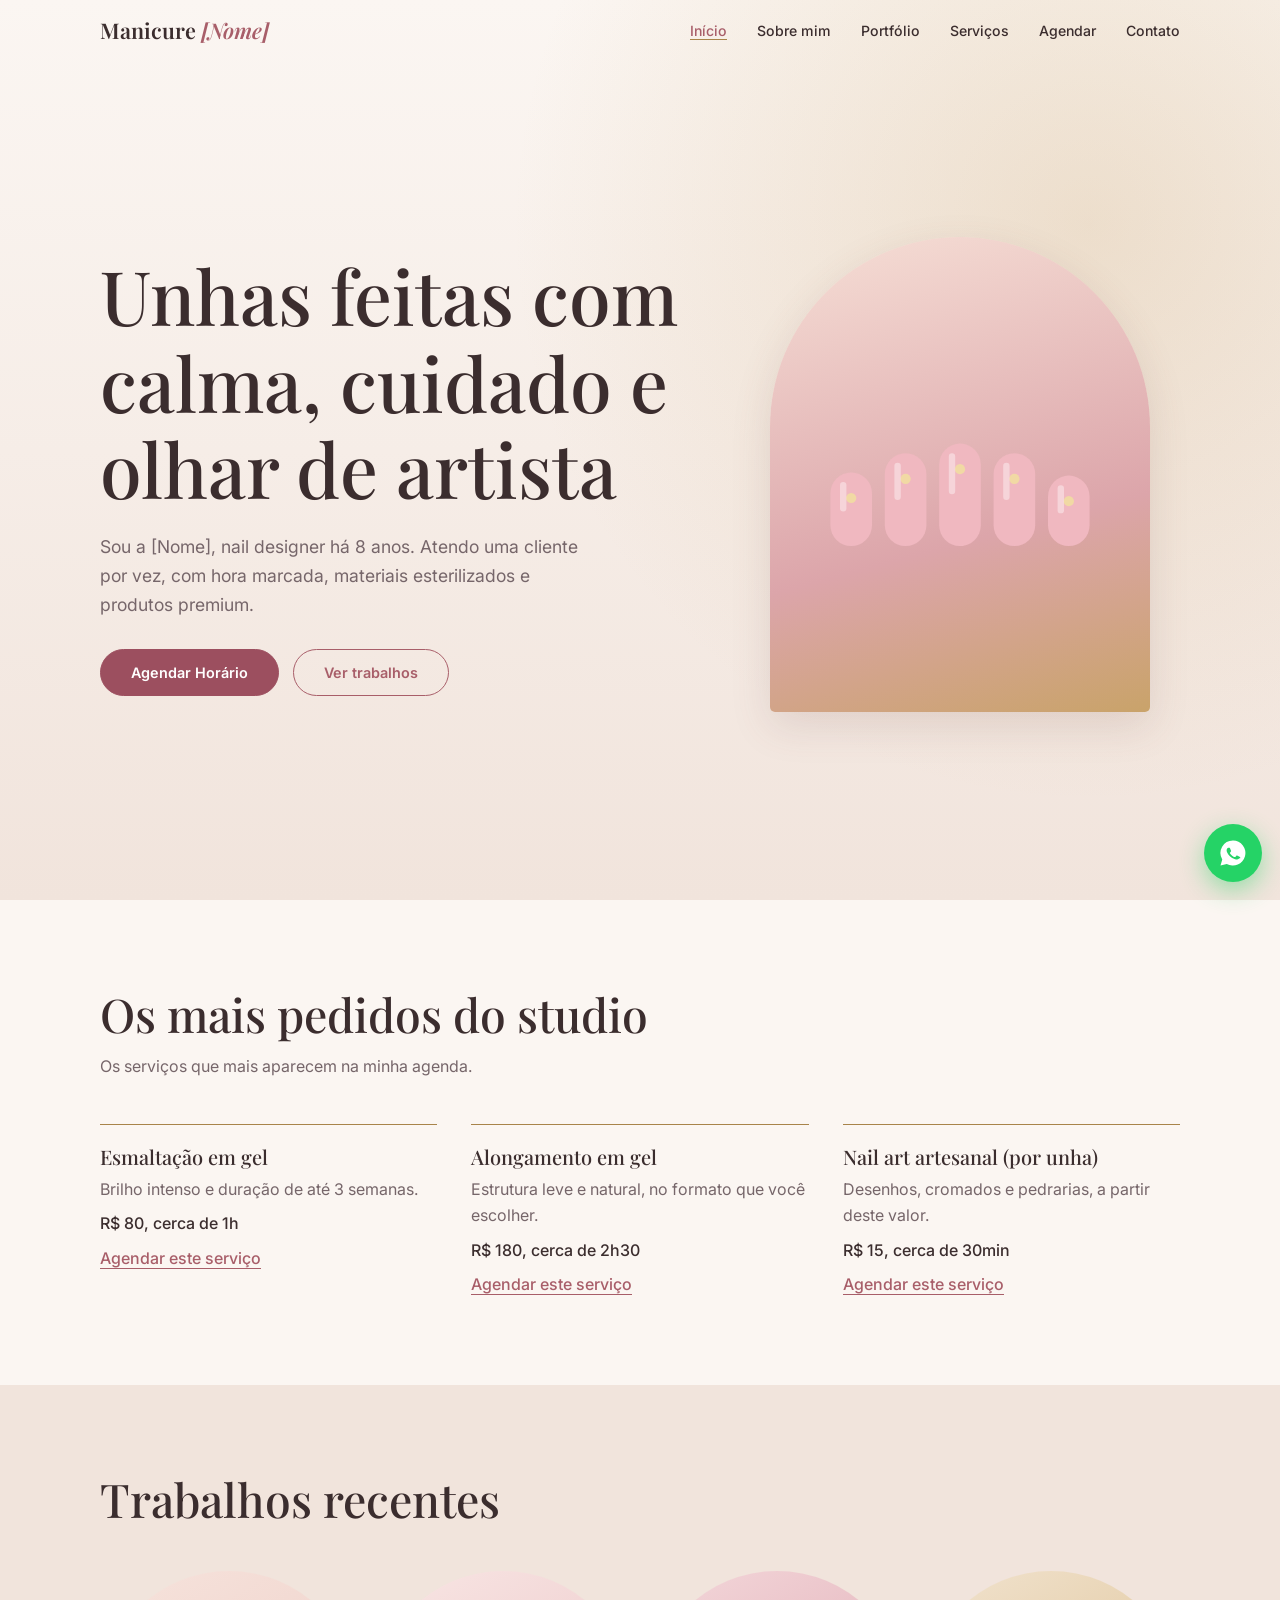
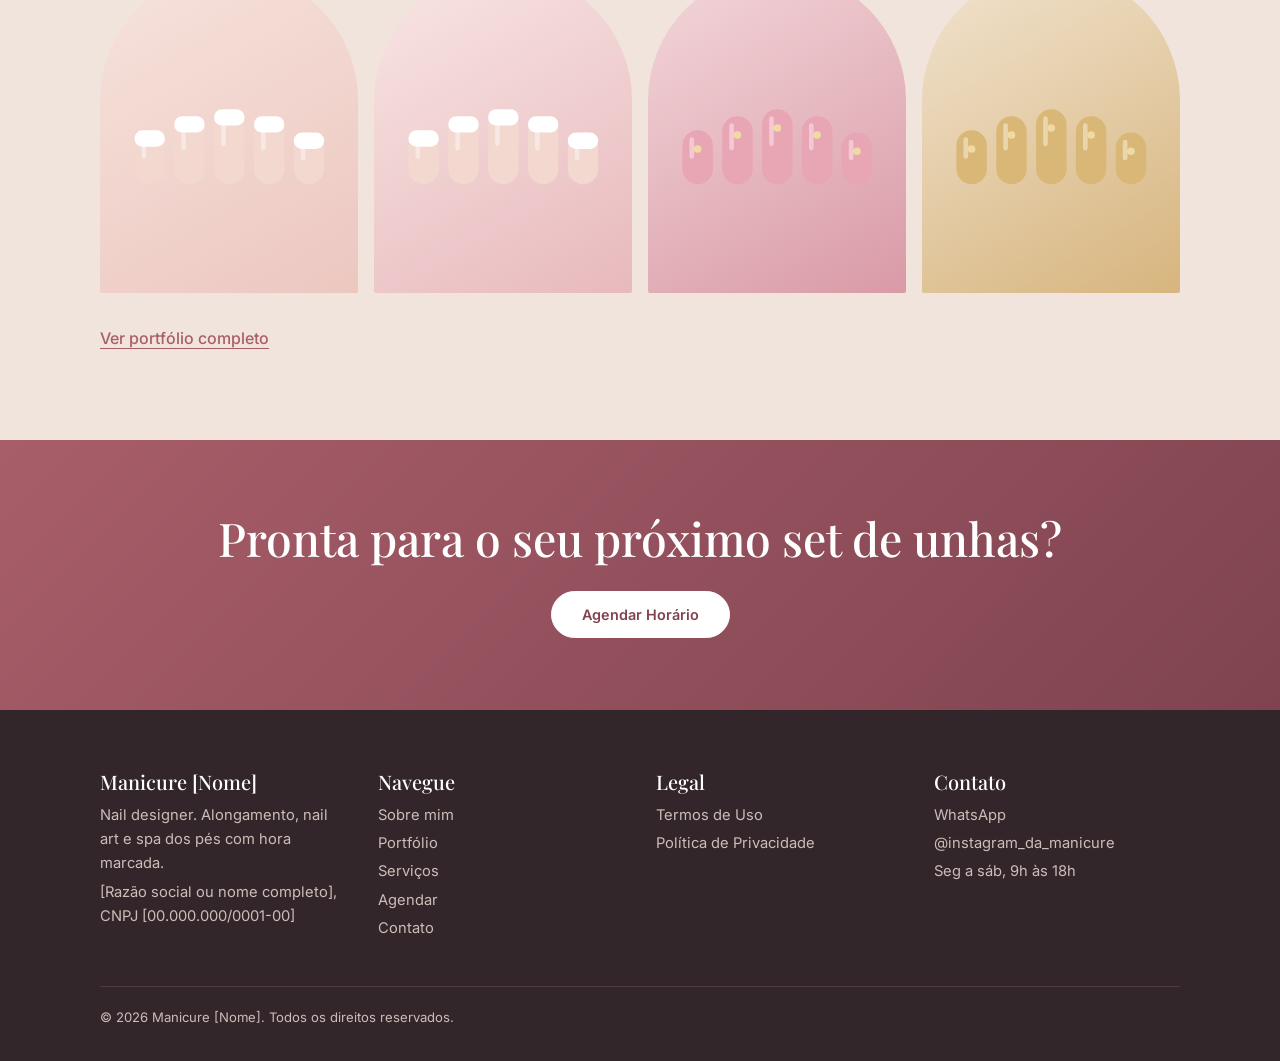
<file: index.html>
<!DOCTYPE html>
<html lang="pt-BR">
<head>
  <link rel="manifest" href="manifest.json">
  <meta name="theme-color" content="#000000">
  <meta name="mobile-web-app-capable" content="yes">
  <meta name="apple-mobile-web-app-capable" content="yes">
  <meta name="apple-mobile-web-app-status-bar-style" content="black">
  <meta name="apple-mobile-web-app-title" content="Nails da Tay">
  <meta charset="utf-8">
  <meta name="viewport" content="width=device-width, initial-scale=1, viewport-fit=cover">
  
  <title>Nails da Tay | Unhas e Beleza</title>
  <meta name="description" content="Alongamento, nail art e spa dos pés com hora marcada. Site oficial da Nails da Tay.">

  <!-- Open Graph (WhatsApp, Facebook, Telegram, etc.) -->
  <meta property="og:title" content="Nails da Tay | Unhas e Beleza">
  <meta property="og:description" content="Alongamento, nail art e spa dos pés com hora marcada.">
  <meta property="og:image" content="https://rhaonysa5-create.github.io/Nails_da_tay/prev.jpg">
  <meta property="og:url" content="https://rhaonysa5-create.github.io/Nails_da_tay/">
  <meta property="og:type" content="website">
  <meta property="og:site_name" content="Nails da Tay">
  <meta property="og:image:width" content="1200">
  <meta property="og:image:height" content="630">

  <!-- Fontes e CSS -->
  <link rel="preconnect" href="https://fonts.googleapis.com">
  <link href="https://fonts.googleapis.com/css2?family=Inter:wght@400;500;600&family=Playfair+Display:ital,wght@0,500;0,600;1,500&display=swap" rel="stylesheet">
  <link rel="stylesheet" href="style.css">
</head>
<body data-page="index">
<!-- Cabeçalho, rodapé, WhatsApp e lightbox são inseridos pelo app.js -->
<main>
<section class="hero" id="home"><div class="wrap">
  <div>
    <h1>Unhas feitas com calma, cuidado e olhar de artista</h1>
    <p class="lead">Sou a [Nome], nail designer há 8 anos. Atendo uma cliente por vez, com hora marcada, materiais esterilizados e produtos premium.</p>
    <div class="cta"><a class="btn" href="agendamento.html">Agendar Horário</a><a class="btn o" href="portfolio.html">Ver trabalhos</a></div>
  </div>
  <!-- Para usar uma foto, troque o conteúdo por <img src="foto.jpg" alt="Manicure [Nome]"> -->
  <div class="arch" id="harch"></div>
</div></section>

<section><div class="wrap">
  <div class="head"><h2>Os mais pedidos do studio</h2><p>Os serviços que mais aparecem na minha agenda.</p></div>
  <div class="cols" id="hl"></div>
</div></section>

<section class="alt"><div class="wrap">
  <div class="head"><h2>Trabalhos recentes</h2></div>
  <div class="gal" id="gq"></div>
  <p class="more"><a class="lk" href="portfolio.html">Ver portfólio completo</a></p>
</div></section>

</main>
<script src="app.js"></script>
  <script>
  if ('serviceWorker' in navigator) {
    navigator.serviceWorker.register('/sw.js');
  }
  </script>
  <!-- Banner de Instalação PWA -->
<div id="pwa-banner" style="display:none; position:fixed; bottom:20px; left:50%; transform:translateX(-50%); background:#111; color:white; padding:14px 20px; border-radius:14px; box-shadow:0 8px 25px rgba(0,0,0,0.3); z-index:9999; max-width:90%; text-align:center; font-family:sans-serif;">
  <p style="margin:0 0 10px; font-size:15px;">Deseja instalar o aplicativo da Nails da Tay?</p>
  <button id="pwa-install" style="background:#e91e63; color:white; border:none; padding:10px 22px; border-radius:8px; font-weight:600; margin-right:8px;">Instalar</button>
  <button id="pwa-close" style="background:transparent; color:#ccc; border:1px solid #555; padding:10px 16px; border-radius:8px;">Agora não</button>
</div>

<script>
  let deferredPrompt;

  window.addEventListener('beforeinstallprompt', (e) => {
    e.preventDefault();
    deferredPrompt = e;
    document.getElementById('pwa-banner').style.display = 'block';
  });

  document.getElementById('pwa-install').addEventListener('click', async () => {
    if (deferredPrompt) {
      deferredPrompt.prompt();
      const { outcome } = await deferredPrompt.userChoice;
      deferredPrompt = null;
      document.getElementById('pwa-banner').style.display = 'none';
    }
  });

  document.getElementById('pwa-close').addEventListener('click', () => {
    document.getElementById('pwa-banner').style.display = 'none';
  });
</script>
</body>
</html>
</file>
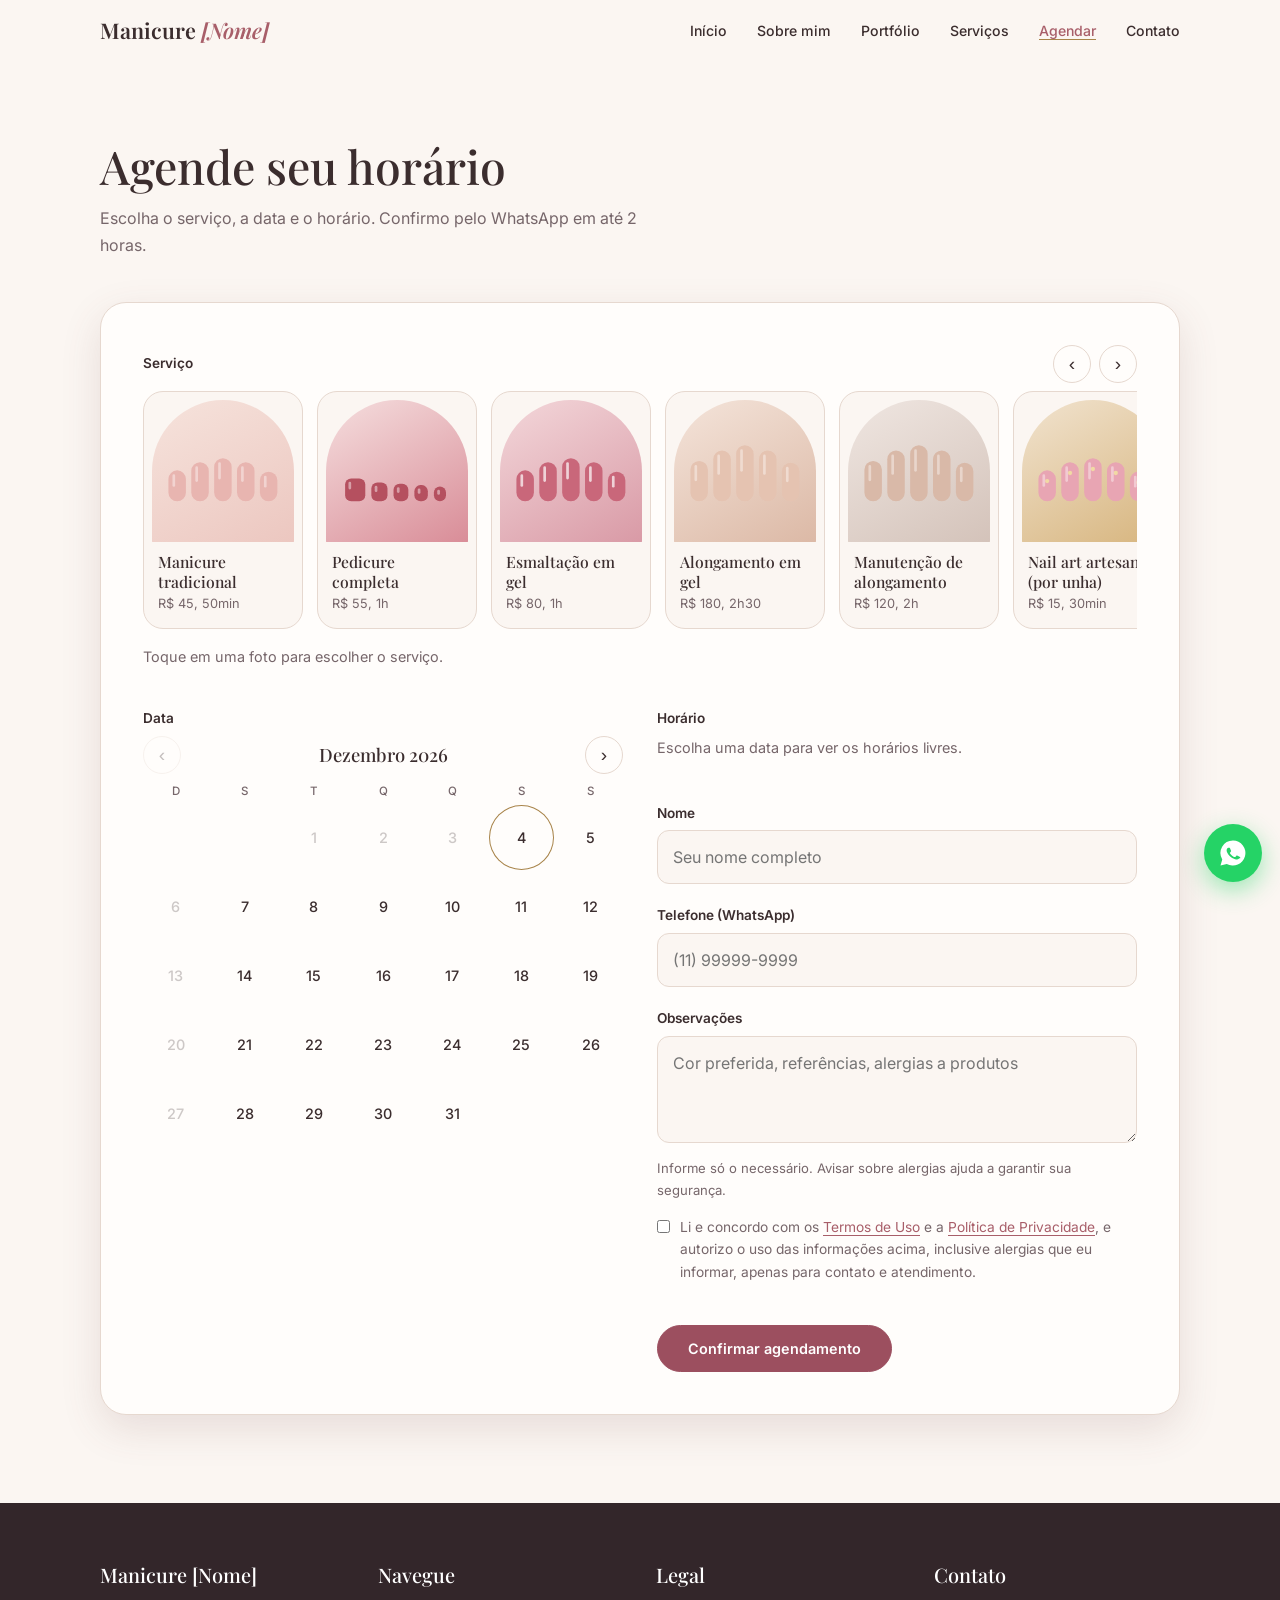
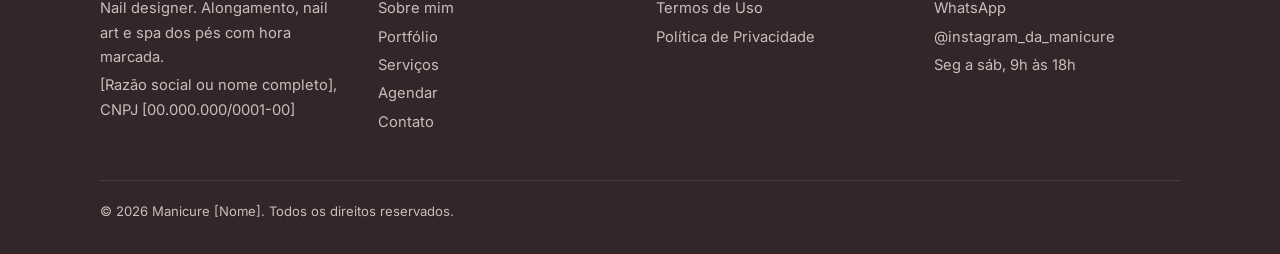
<file: agendamento.html>
<!DOCTYPE html>
<html lang="pt-BR">
<head>
<meta charset="utf-8">
<meta name="viewport" content="width=device-width, initial-scale=1, viewport-fit=cover">
<title>Agendamento | Manicure [Nome]</title>
<meta name="description" content="Escolha o serviço, a data e o horário.">
<link rel="preconnect" href="https://fonts.googleapis.com">
<link href="https://fonts.googleapis.com/css2?family=Inter:wght@400;500;600&family=Playfair+Display:ital,wght@0,500;0,600;1,500&display=swap" rel="stylesheet">
<link rel="stylesheet" href="style.css">
</head>
<body data-page="agendamento">
<!-- Cabeçalho, rodapé, WhatsApp e lightbox são inseridos pelo app.js -->
<main>
<section class="top"><div class="wrap">
  <div class="head"><h2>Agende seu horário</h2><p>Escolha o serviço, a data e o horário. Confirmo pelo WhatsApp em até 2 horas.</p></div>
  <div class="bk">
    <!-- Menu horizontal com fotos dos serviços -->
    <div class="full">
      <div class="sh"><label>Serviço</label><div class="sa"><button type="button" id="sp" aria-label="Rolar para a esquerda">&lsaquo;</button><button type="button" id="sx" aria-label="Rolar para a direita">&rsaquo;</button></div></div>
      <div class="sm" id="sm"></div>
      <p class="mu" id="sn">Toque em uma foto para escolher o serviço.</p>
    </div>
    <div>
      <label>Data</label>
      <div class="ch"><button type="button" id="pv" aria-label="Mês anterior">&lsaquo;</button><b id="cm"></b><button type="button" id="nx" aria-label="Próximo mês">&rsaquo;</button></div>
      <div class="cg" id="cg"></div>
    </div>
    <div>
      <label>Horário</label><div class="times" id="tm"></div>
      <form id="bf" novalidate>
        <label for="nm">Nome</label><input id="nm" autocomplete="name" placeholder="Seu nome completo">
        <label for="ph">Telefone (WhatsApp)</label><input id="ph" type="tel" inputmode="tel" autocomplete="tel" placeholder="(11) 99999-9999">
        <label for="ob">Observações</label><textarea id="ob" rows="3" placeholder="Cor preferida, referências, alergias a produtos"></textarea>
        <p class="hint">Informe só o necessário. Avisar sobre alergias ajuda a garantir sua segurança.</p>
        <label class="chk"><input type="checkbox" id="ac" required><span>Li e concordo com os <a href="termos.html" target="_blank" rel="noopener">Termos de Uso</a> e a <a href="privacidade.html" target="_blank" rel="noopener">Política de Privacidade</a>, e autorizo o uso das informações acima, inclusive alergias que eu informar, apenas para contato e atendimento.</span></label>
        <p class="er" id="bm" role="alert"></p>
        <button class="btn" type="submit">Confirmar agendamento</button>
      </form>
      <div class="ok" id="ok" hidden></div>
    </div>
  </div>
</div></section>
</main>
<script src="app.js"></script>
</body>
</html>
</file>
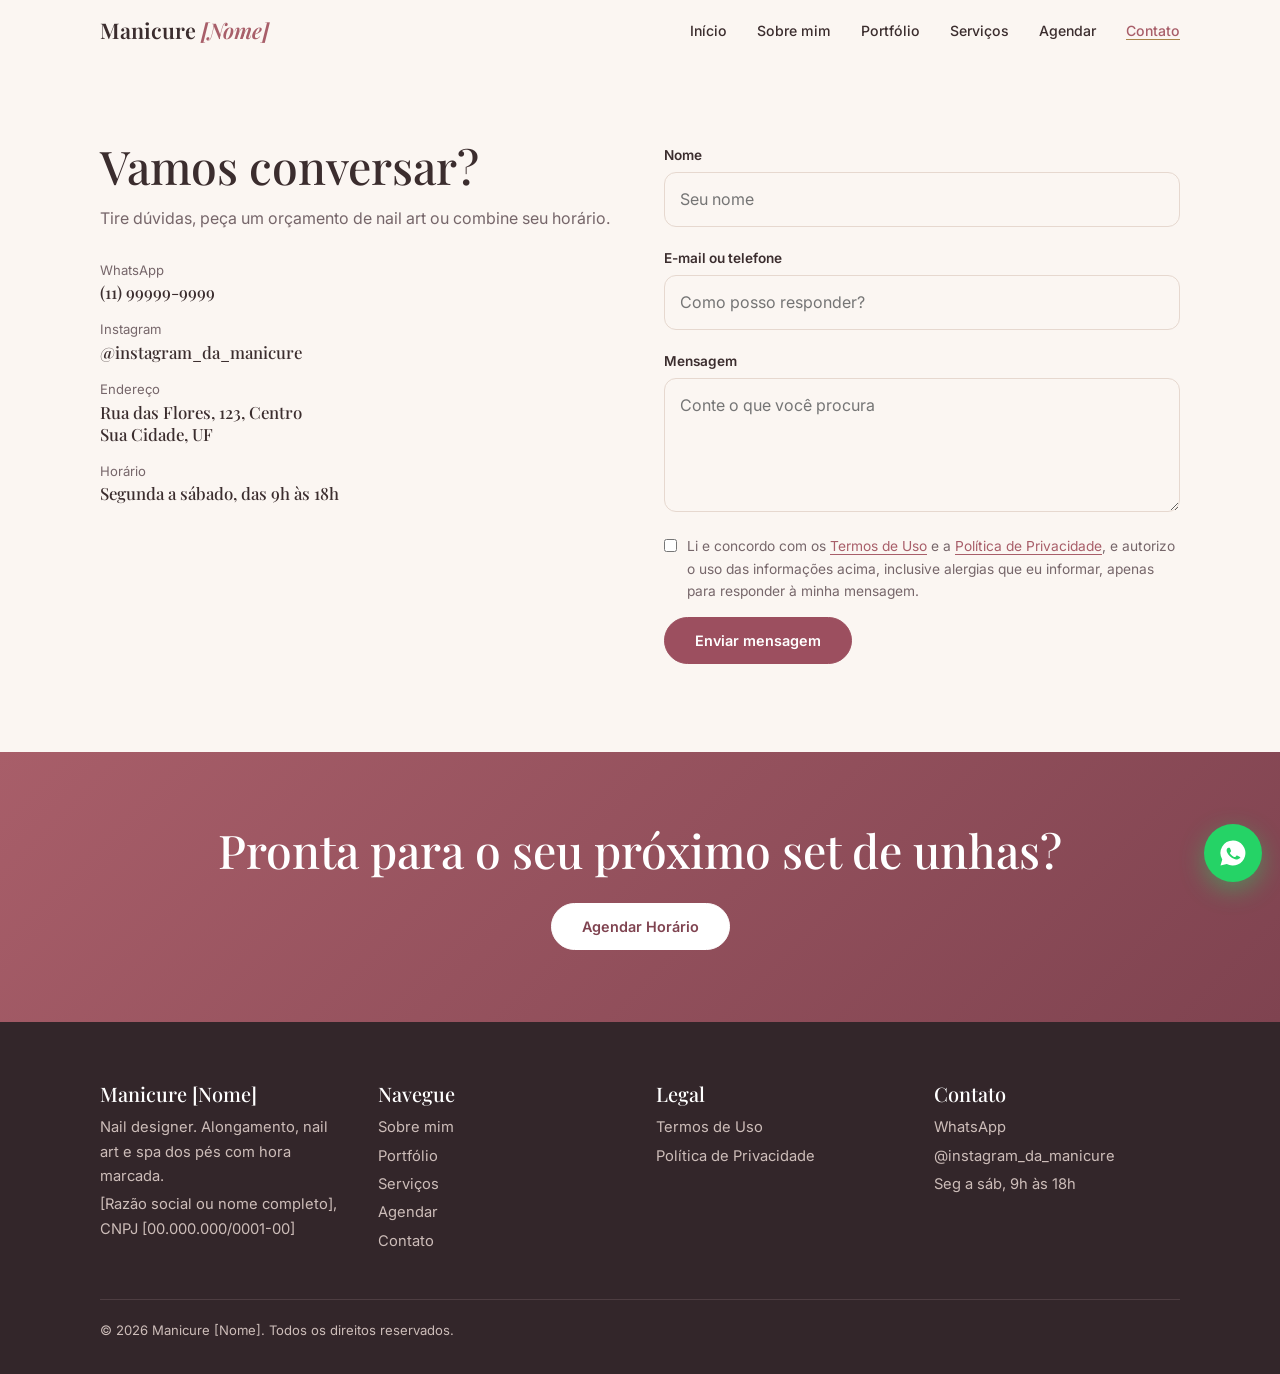
<file: contato.html>
<!DOCTYPE html>
<html lang="pt-BR">
<head>
<meta charset="utf-8">
<meta name="viewport" content="width=device-width, initial-scale=1, viewport-fit=cover">
<title>Contato | Manicure [Nome]</title>
<meta name="description" content="WhatsApp, Instagram, endereço e formulário de contato.">
<link rel="preconnect" href="https://fonts.googleapis.com">
<link href="https://fonts.googleapis.com/css2?family=Inter:wght@400;500;600&family=Playfair+Display:ital,wght@0,500;0,600;1,500&display=swap" rel="stylesheet">
<link rel="stylesheet" href="style.css">
</head>
<body data-page="contato">
<!-- Cabeçalho, rodapé, WhatsApp e lightbox são inseridos pelo app.js -->
<main>
<section class="top"><div class="wrap ct">
  <div>
    <h2>Vamos conversar?</h2>
    <p class="lead">Tire dúvidas, peça um orçamento de nail art ou combine seu horário.</p>
    <dl>
      <dt>WhatsApp</dt><dd><a class="wal" target="_blank" rel="noopener">(11) 99999-9999</a></dd>
      <dt>Instagram</dt><dd><a class="ial" target="_blank" rel="noopener">@instagram_da_manicure</a></dd>
      <dt>Endereço</dt><dd>Rua das Flores, 123, Centro<br>Sua Cidade, UF</dd>
      <dt>Horário</dt><dd>Segunda a sábado, das 9h às 18h</dd>
    </dl>
  </div>
  <form id="cf">
    <label for="cn">Nome</label><input id="cn" required placeholder="Seu nome">
    <label for="ce">E-mail ou telefone</label><input id="ce" required placeholder="Como posso responder?">
    <label for="cmg">Mensagem</label><textarea id="cmg" rows="4" required placeholder="Conte o que você procura"></textarea>
    <label class="chk"><input type="checkbox" id="cc" required><span>Li e concordo com os <a href="termos.html" target="_blank" rel="noopener">Termos de Uso</a> e a <a href="privacidade.html" target="_blank" rel="noopener">Política de Privacidade</a>, e autorizo o uso das informações acima, inclusive alergias que eu informar, apenas para responder à minha mensagem.</span></label>
        <button class="btn" type="submit">Enviar mensagem</button>
  </form>
</div></section>
</main>
<script src="app.js"></script>
</body>
</html>
</file>
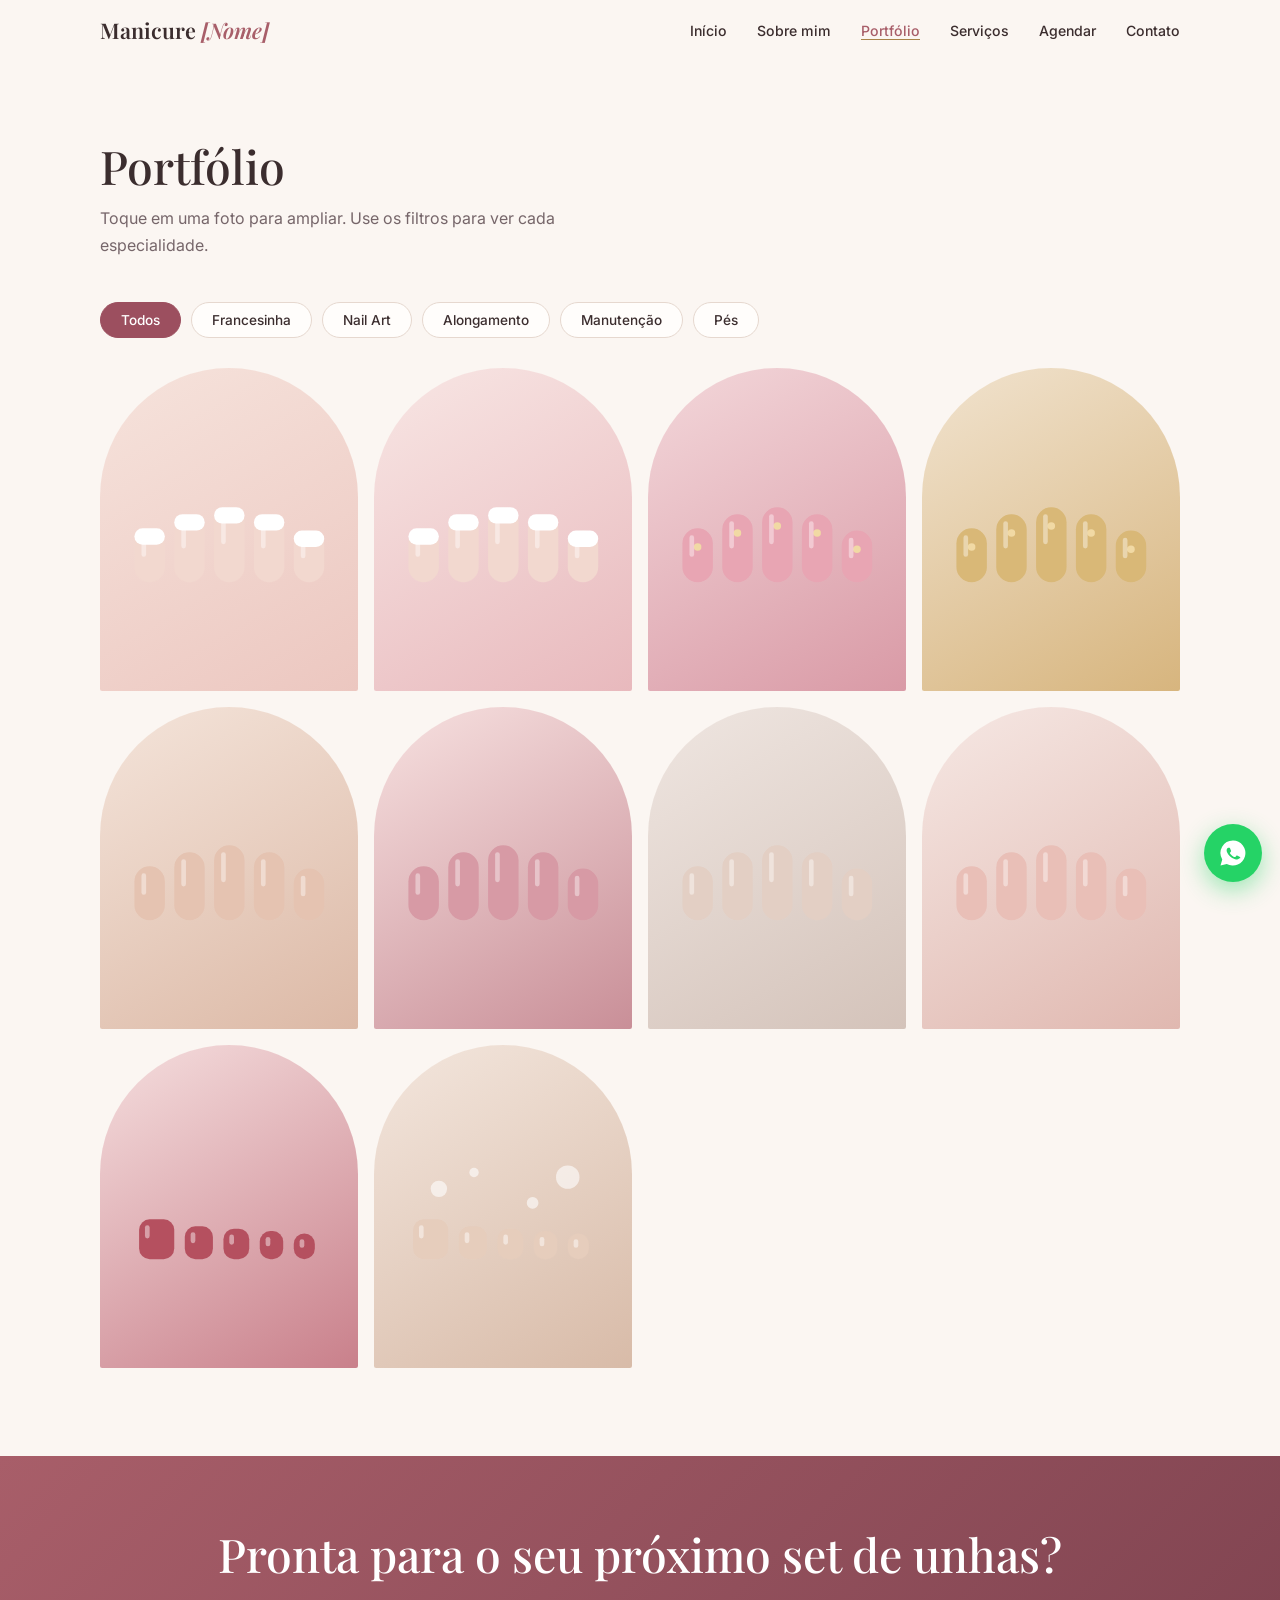
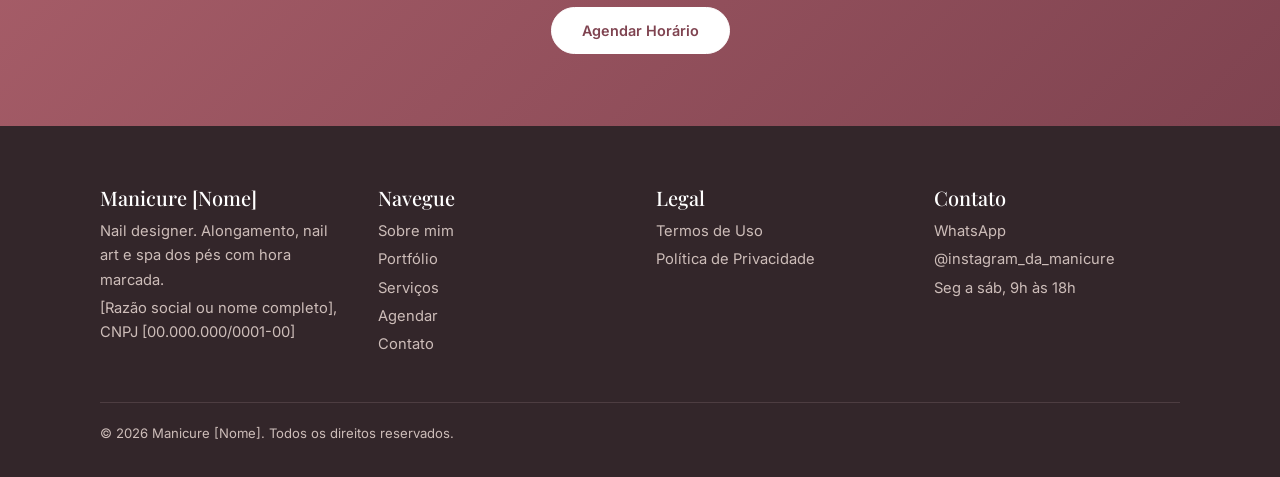
<file: portfolio.html>
<!DOCTYPE html>
<html lang="pt-BR">
<head>
<meta charset="utf-8">
<meta name="viewport" content="width=device-width, initial-scale=1, viewport-fit=cover">
<title>Portfólio | Manicure [Nome]</title>
<meta name="description" content="Galeria de unhas: francesinha, nail art, alongamento, manutenção e pés.">
<link rel="preconnect" href="https://fonts.googleapis.com">
<link href="https://fonts.googleapis.com/css2?family=Inter:wght@400;500;600&family=Playfair+Display:ital,wght@0,500;0,600;1,500&display=swap" rel="stylesheet">
<link rel="stylesheet" href="style.css">
</head>
<body data-page="portfolio">
<!-- Cabeçalho, rodapé, WhatsApp e lightbox são inseridos pelo app.js -->
<main>
<section class="top"><div class="wrap">
  <div class="head"><h2>Portfólio</h2><p>Toque em uma foto para ampliar. Use os filtros para ver cada especialidade.</p></div>
  <div class="flt" id="fl"></div>
  <div class="gal" id="pg"></div>
</div></section>

</main>
<script src="app.js"></script>
</body>
</html>
</file>
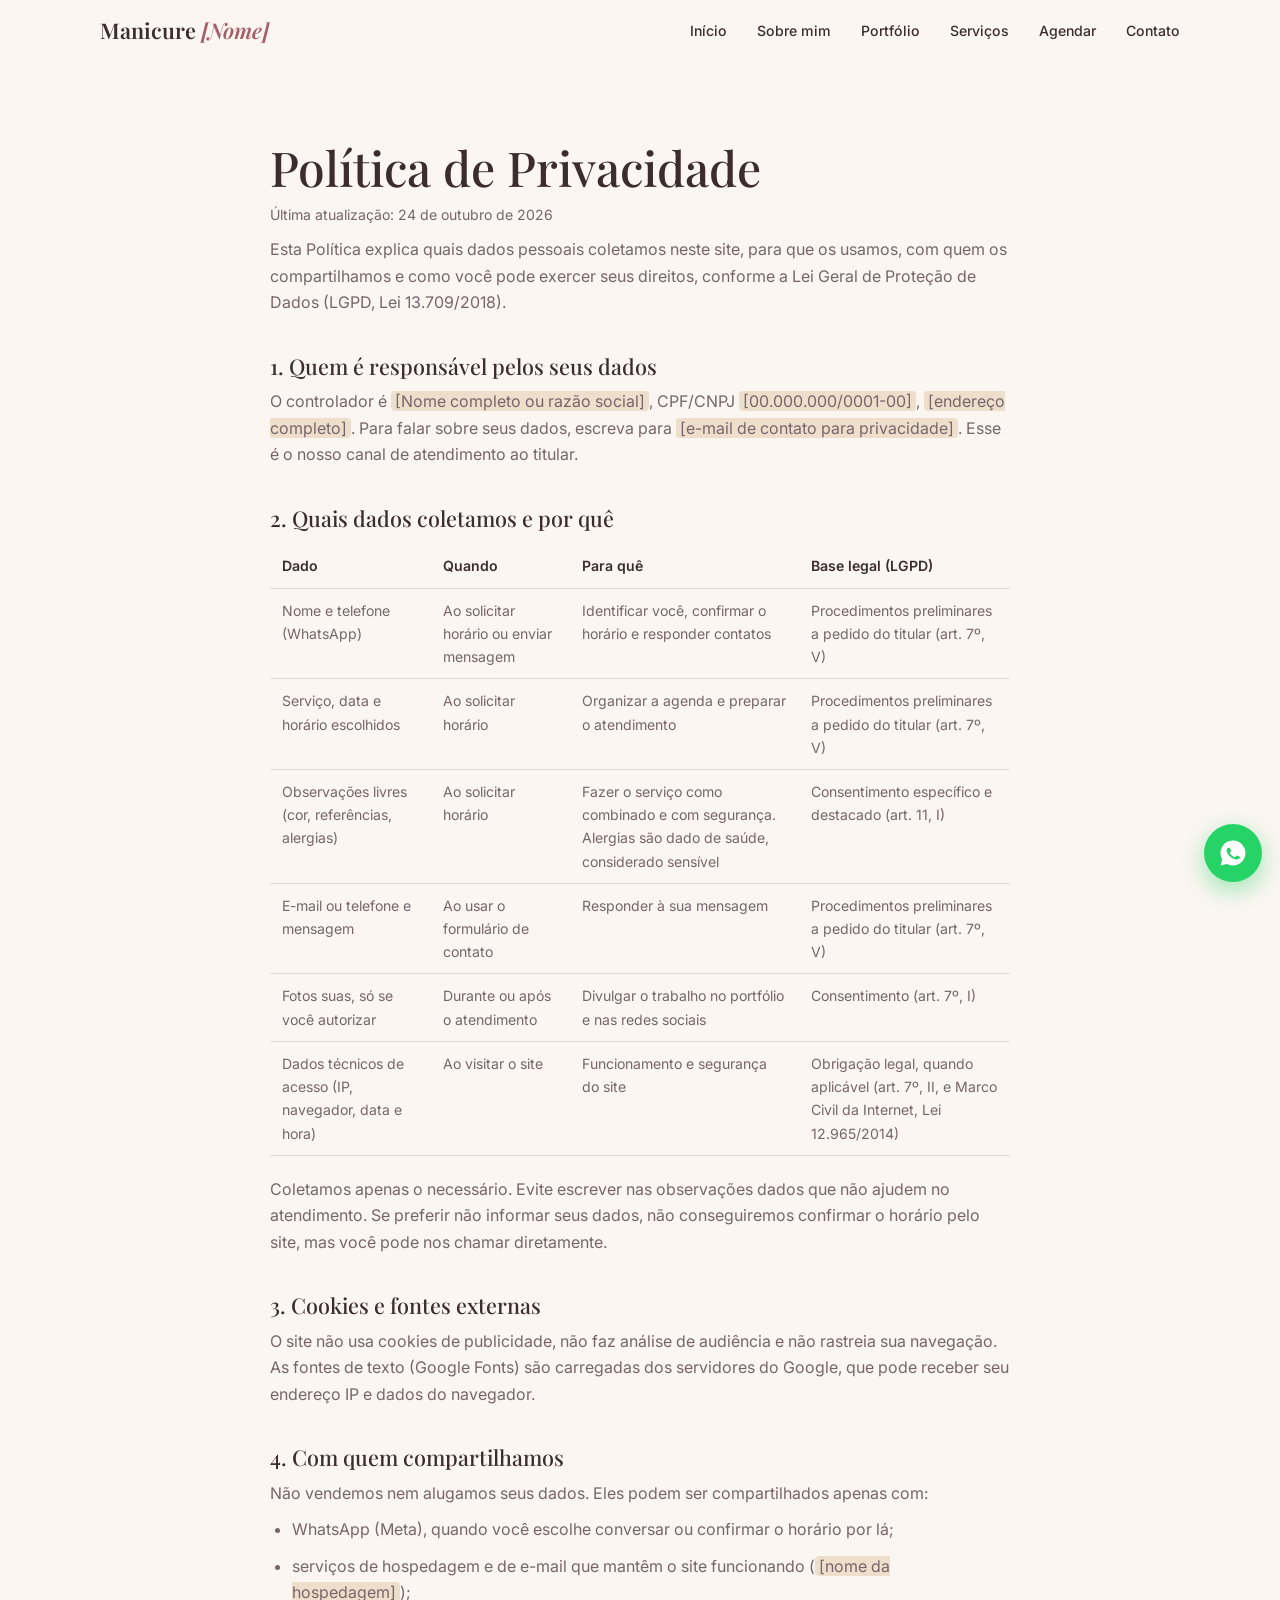
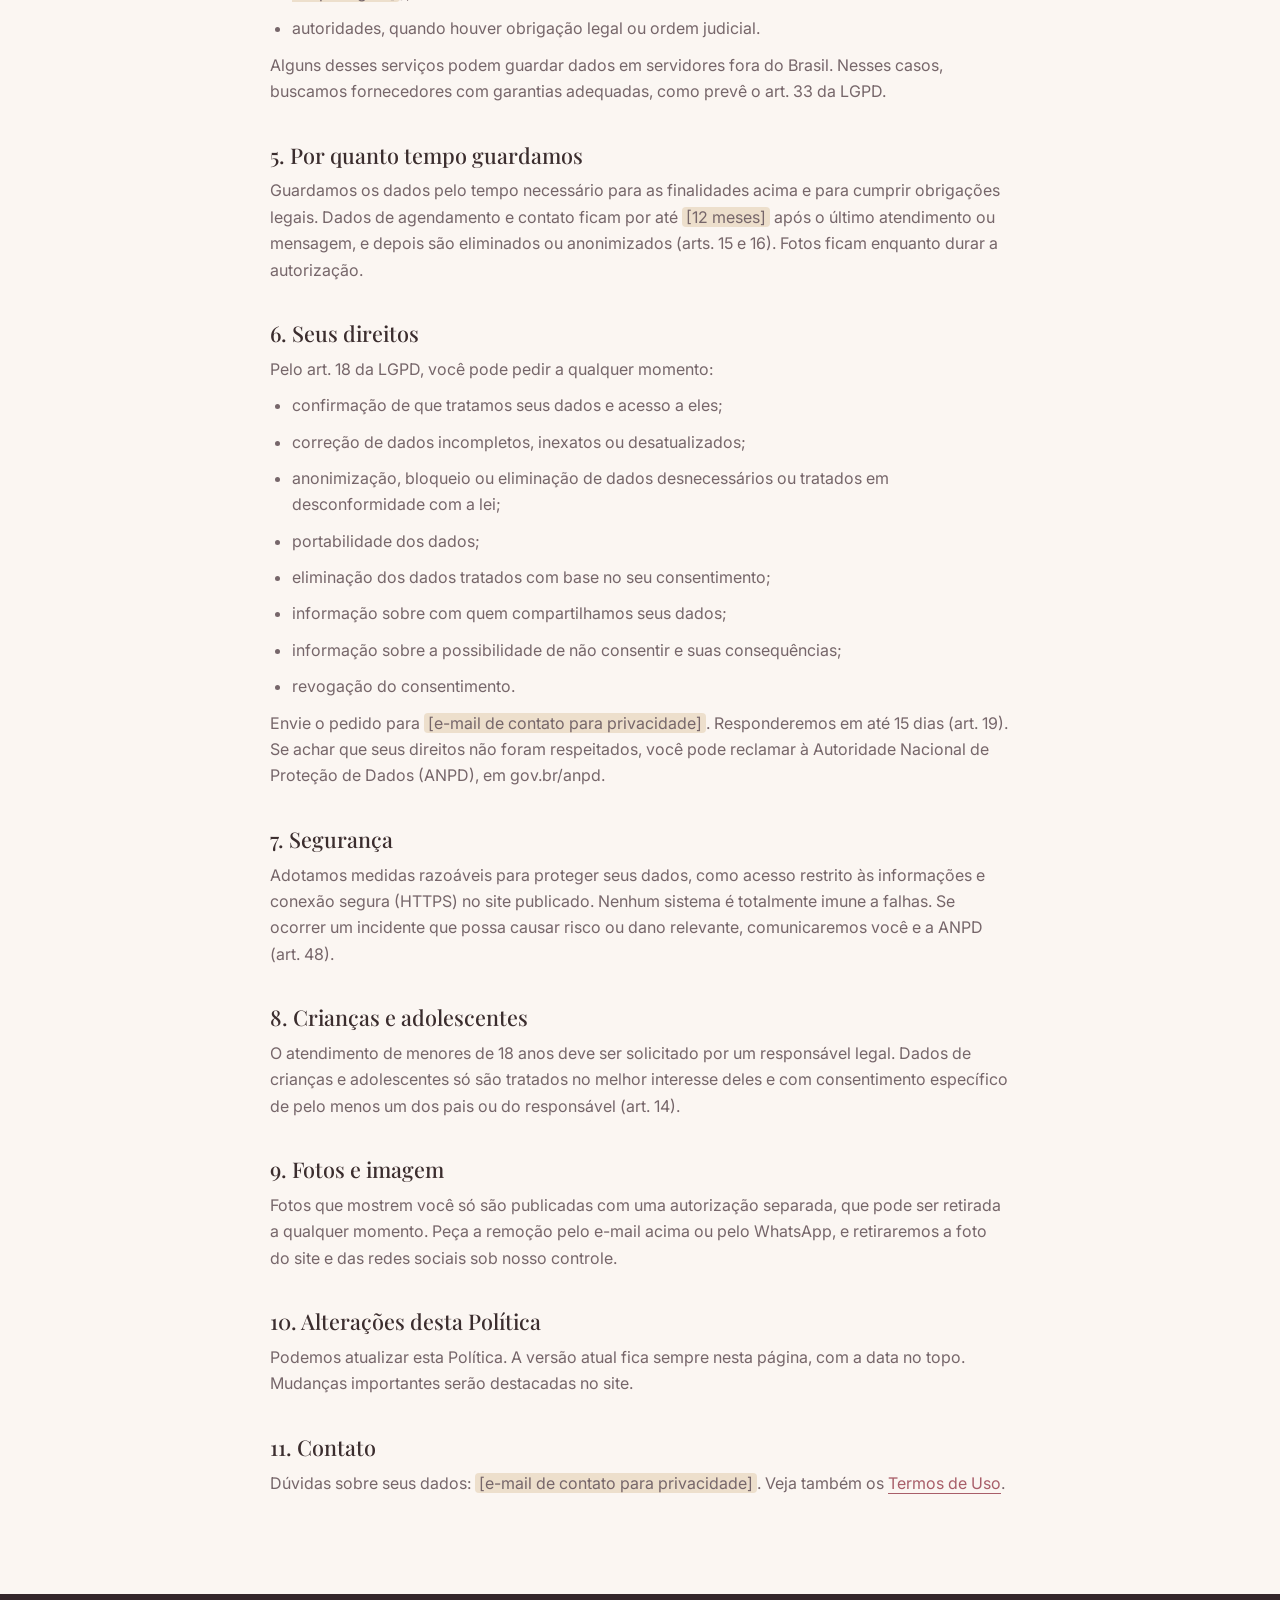
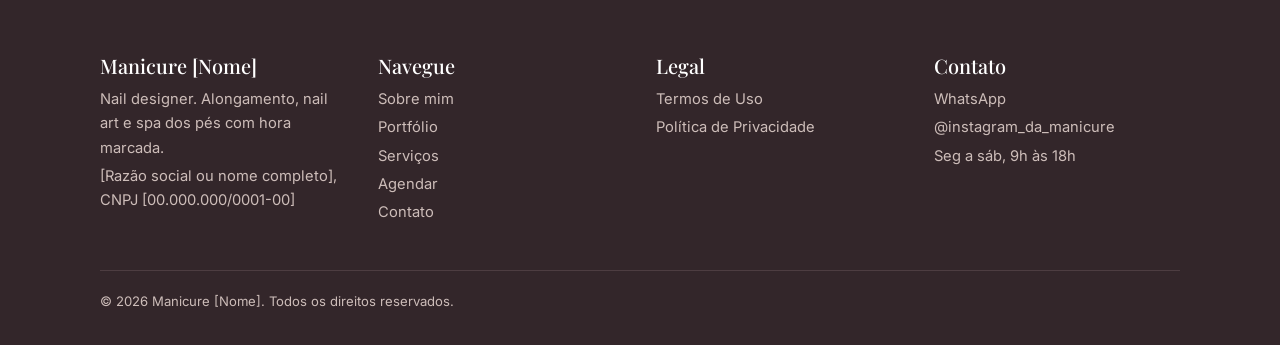
<file: privacidade.html>
<!DOCTYPE html>
<html lang="pt-BR">
<head>
<meta charset="utf-8">
<meta name="viewport" content="width=device-width, initial-scale=1, viewport-fit=cover">
<title>Política de Privacidade | Manicure [Nome]</title>
<meta name="description" content="Como os dados pessoais são tratados, conforme a LGPD.">
<link rel="preconnect" href="https://fonts.googleapis.com">
<link href="https://fonts.googleapis.com/css2?family=Inter:wght@400;500;600&family=Playfair+Display:ital,wght@0,500;0,600;1,500&display=swap" rel="stylesheet">
<link rel="stylesheet" href="style.css">
</head>
<body data-page="privacidade">
<!-- MODELO: preencha os campos entre colchetes (destacados em dourado) e peça a revisão de um advogado antes de publicar. -->
<main><section class="top"><div class="wrap legal">
<h1>Política de Privacidade</h1>
<p class="up">Última atualização: 24 de outubro de 2026</p>
<p>Esta Política explica quais dados pessoais coletamos neste site, para que os usamos, com quem os compartilhamos e como você pode exercer seus direitos, conforme a Lei Geral de Proteção de Dados (LGPD, Lei 13.709/2018).</p>
<h2>1. Quem é responsável pelos seus dados</h2>
<p>O controlador é <mark>[Nome completo ou razão social]</mark>, CPF/CNPJ <mark>[00.000.000/0001-00]</mark>, <mark>[endereço completo]</mark>. Para falar sobre seus dados, escreva para <mark>[e-mail de contato para privacidade]</mark>. Esse é o nosso canal de atendimento ao titular.</p>
<h2>2. Quais dados coletamos e por quê</h2>
<div class="tw"><table><thead><tr><th>Dado</th><th>Quando</th><th>Para quê</th><th>Base legal (LGPD)</th></tr></thead><tbody>
<tr><td>Nome e telefone (WhatsApp)</td><td>Ao solicitar horário ou enviar mensagem</td><td>Identificar você, confirmar o horário e responder contatos</td><td>Procedimentos preliminares a pedido do titular (art. 7º, V)</td></tr>
<tr><td>Serviço, data e horário escolhidos</td><td>Ao solicitar horário</td><td>Organizar a agenda e preparar o atendimento</td><td>Procedimentos preliminares a pedido do titular (art. 7º, V)</td></tr>
<tr><td>Observações livres (cor, referências, alergias)</td><td>Ao solicitar horário</td><td>Fazer o serviço como combinado e com segurança. Alergias são dado de saúde, considerado sensível</td><td>Consentimento específico e destacado (art. 11, I)</td></tr>
<tr><td>E-mail ou telefone e mensagem</td><td>Ao usar o formulário de contato</td><td>Responder à sua mensagem</td><td>Procedimentos preliminares a pedido do titular (art. 7º, V)</td></tr>
<tr><td>Fotos suas, só se você autorizar</td><td>Durante ou após o atendimento</td><td>Divulgar o trabalho no portfólio e nas redes sociais</td><td>Consentimento (art. 7º, I)</td></tr>
<tr><td>Dados técnicos de acesso (IP, navegador, data e hora)</td><td>Ao visitar o site</td><td>Funcionamento e segurança do site</td><td>Obrigação legal, quando aplicável (art. 7º, II, e Marco Civil da Internet, Lei 12.965/2014)</td></tr>
</tbody></table></div>
<p>Coletamos apenas o necessário. Evite escrever nas observações dados que não ajudem no atendimento. Se preferir não informar seus dados, não conseguiremos confirmar o horário pelo site, mas você pode nos chamar diretamente.</p>
<h2>3. Cookies e fontes externas</h2>
<!-- Se adicionar Google Analytics, Meta Pixel ou similares, atualize este item e inclua um aviso de cookies com pedido de consentimento. -->
<p>O site não usa cookies de publicidade, não faz análise de audiência e não rastreia sua navegação. As fontes de texto (Google Fonts) são carregadas dos servidores do Google, que pode receber seu endereço IP e dados do navegador.</p>
<h2>4. Com quem compartilhamos</h2>
<p>Não vendemos nem alugamos seus dados. Eles podem ser compartilhados apenas com:</p>
<ul><li>WhatsApp (Meta), quando você escolhe conversar ou confirmar o horário por lá;</li><li>serviços de hospedagem e de e-mail que mantêm o site funcionando (<mark>[nome da hospedagem]</mark>);</li><li>autoridades, quando houver obrigação legal ou ordem judicial.</li></ul>
<p>Alguns desses serviços podem guardar dados em servidores fora do Brasil. Nesses casos, buscamos fornecedores com garantias adequadas, como prevê o art. 33 da LGPD.</p>
<h2>5. Por quanto tempo guardamos</h2>
<p>Guardamos os dados pelo tempo necessário para as finalidades acima e para cumprir obrigações legais. Dados de agendamento e contato ficam por até <mark>[12 meses]</mark> após o último atendimento ou mensagem, e depois são eliminados ou anonimizados (arts. 15 e 16). Fotos ficam enquanto durar a autorização.</p>
<h2>6. Seus direitos</h2>
<p>Pelo art. 18 da LGPD, você pode pedir a qualquer momento:</p>
<ul><li>confirmação de que tratamos seus dados e acesso a eles;</li><li>correção de dados incompletos, inexatos ou desatualizados;</li><li>anonimização, bloqueio ou eliminação de dados desnecessários ou tratados em desconformidade com a lei;</li><li>portabilidade dos dados;</li><li>eliminação dos dados tratados com base no seu consentimento;</li><li>informação sobre com quem compartilhamos seus dados;</li><li>informação sobre a possibilidade de não consentir e suas consequências;</li><li>revogação do consentimento.</li></ul>
<p>Envie o pedido para <mark>[e-mail de contato para privacidade]</mark>. Responderemos em até 15 dias (art. 19). Se achar que seus direitos não foram respeitados, você pode reclamar à Autoridade Nacional de Proteção de Dados (ANPD), em gov.br/anpd.</p>
<h2>7. Segurança</h2>
<p>Adotamos medidas razoáveis para proteger seus dados, como acesso restrito às informações e conexão segura (HTTPS) no site publicado. Nenhum sistema é totalmente imune a falhas. Se ocorrer um incidente que possa causar risco ou dano relevante, comunicaremos você e a ANPD (art. 48).</p>
<h2>8. Crianças e adolescentes</h2>
<p>O atendimento de menores de 18 anos deve ser solicitado por um responsável legal. Dados de crianças e adolescentes só são tratados no melhor interesse deles e com consentimento específico de pelo menos um dos pais ou do responsável (art. 14).</p>
<h2>9. Fotos e imagem</h2>
<p>Fotos que mostrem você só são publicadas com uma autorização separada, que pode ser retirada a qualquer momento. Peça a remoção pelo e-mail acima ou pelo WhatsApp, e retiraremos a foto do site e das redes sociais sob nosso controle.</p>
<h2>10. Alterações desta Política</h2>
<p>Podemos atualizar esta Política. A versão atual fica sempre nesta página, com a data no topo. Mudanças importantes serão destacadas no site.</p>
<h2>11. Contato</h2>
<p>Dúvidas sobre seus dados: <mark>[e-mail de contato para privacidade]</mark>. Veja também os <a href="termos.html">Termos de Uso</a>.</p>
</div></section></main>
<script src="app.js"></script>
</body>
</html>
</file>
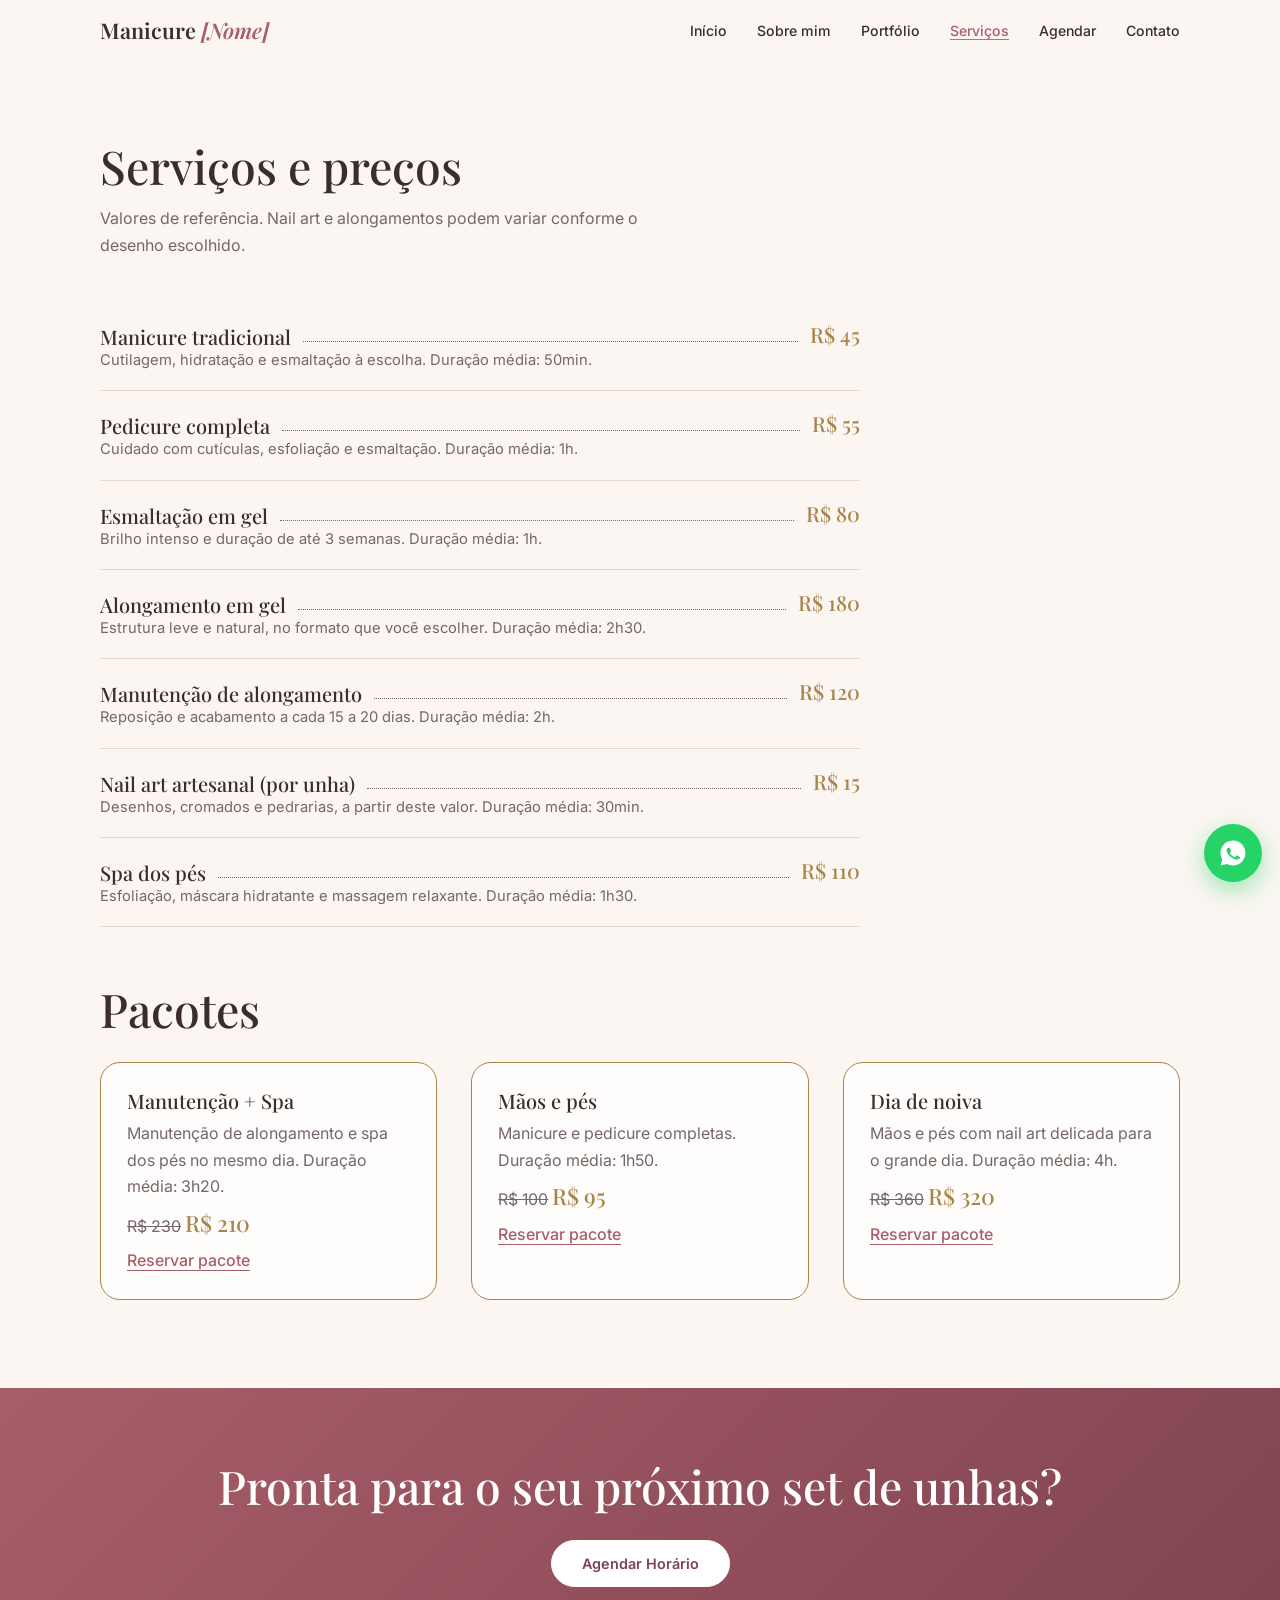
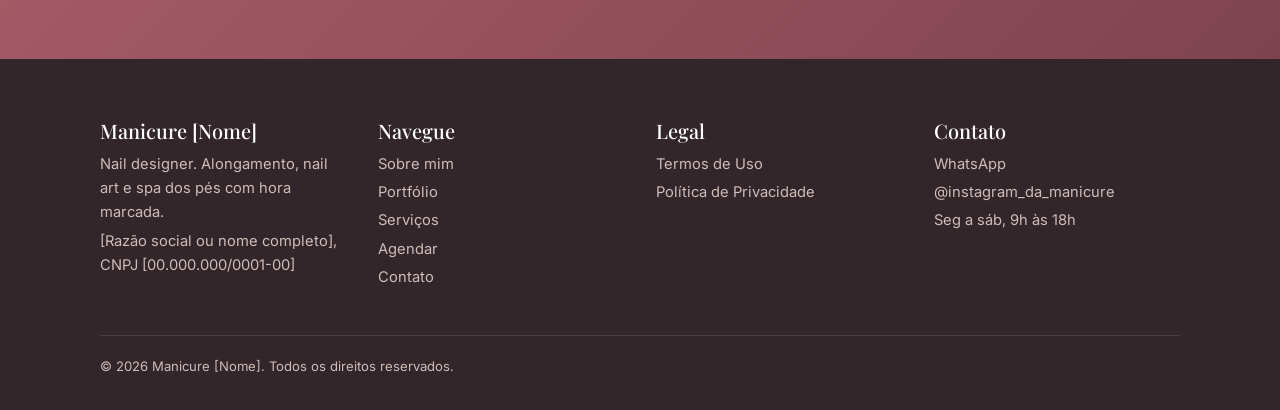
<file: servicos.html>
<!DOCTYPE html>
<html lang="pt-BR">
<head>
<meta charset="utf-8">
<meta name="viewport" content="width=device-width, initial-scale=1, viewport-fit=cover">
<title>Serviços e preços | Manicure [Nome]</title>
<meta name="description" content="Lista de serviços, valores, duração média e pacotes.">
<link rel="preconnect" href="https://fonts.googleapis.com">
<link href="https://fonts.googleapis.com/css2?family=Inter:wght@400;500;600&family=Playfair+Display:ital,wght@0,500;0,600;1,500&display=swap" rel="stylesheet">
<link rel="stylesheet" href="style.css">
</head>
<body data-page="servicos">
<!-- Cabeçalho, rodapé, WhatsApp e lightbox são inseridos pelo app.js -->
<main>
<section class="top"><div class="wrap">
  <div class="head"><h2>Serviços e preços</h2><p>Valores de referência. Nail art e alongamentos podem variar conforme o desenho escolhido.</p></div>
  <div class="menu" id="sl"></div>
  <div class="pk"><h2>Pacotes</h2><div class="cols" id="pk"></div></div>
</div></section>

</main>
<script src="app.js"></script>
</body>
</html>
</file>
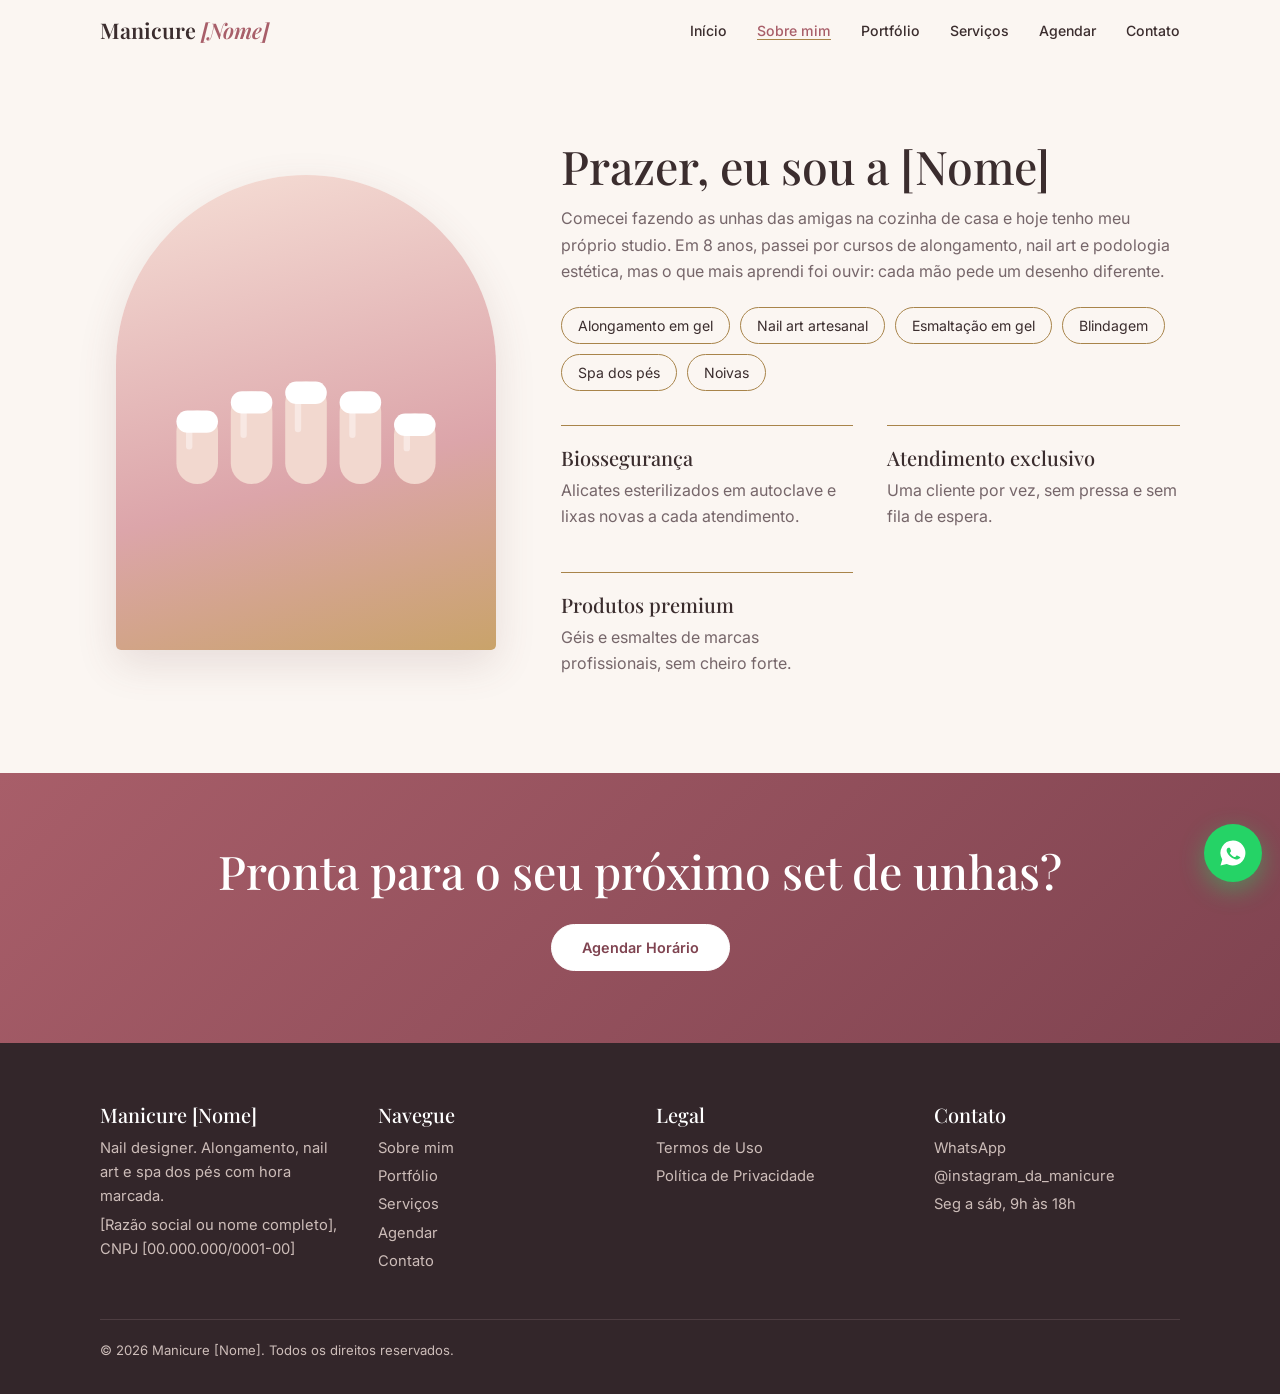
<file: sobre.html>
<!DOCTYPE html>
<html lang="pt-BR">
<head>
<meta charset="utf-8">
<meta name="viewport" content="width=device-width, initial-scale=1, viewport-fit=cover">
<title>Sobre mim | Manicure [Nome]</title>
<meta name="description" content="Conheça a história, as especialidades e os diferenciais da manicure.">
<link rel="preconnect" href="https://fonts.googleapis.com">
<link href="https://fonts.googleapis.com/css2?family=Inter:wght@400;500;600&family=Playfair+Display:ital,wght@0,500;0,600;1,500&display=swap" rel="stylesheet">
<link rel="stylesheet" href="style.css">
</head>
<body data-page="sobre">
<!-- Cabeçalho, rodapé, WhatsApp e lightbox são inseridos pelo app.js -->
<main>
<section class="top"><div class="wrap split">
  <div class="arch" id="sarch"></div>
  <div>
    <h2>Prazer, eu sou a [Nome]</h2>
    <p class="lead">Comecei fazendo as unhas das amigas na cozinha de casa e hoje tenho meu próprio studio. Em 8 anos, passei por cursos de alongamento, nail art e podologia estética, mas o que mais aprendi foi ouvir: cada mão pede um desenho diferente.</p>
    <div class="chips"><span>Alongamento em gel</span><span>Nail art artesanal</span><span>Esmaltação em gel</span><span>Blindagem</span><span>Spa dos pés</span><span>Noivas</span></div>
    <div class="cols">
      <article><h3>Biossegurança</h3><p>Alicates esterilizados em autoclave e lixas novas a cada atendimento.</p></article>
      <article><h3>Atendimento exclusivo</h3><p>Uma cliente por vez, sem pressa e sem fila de espera.</p></article>
      <article><h3>Produtos premium</h3><p>Géis e esmaltes de marcas profissionais, sem cheiro forte.</p></article>
    </div>
  </div>
</div></section>

</main>
<script src="app.js"></script>
</body>
</html>
</file>
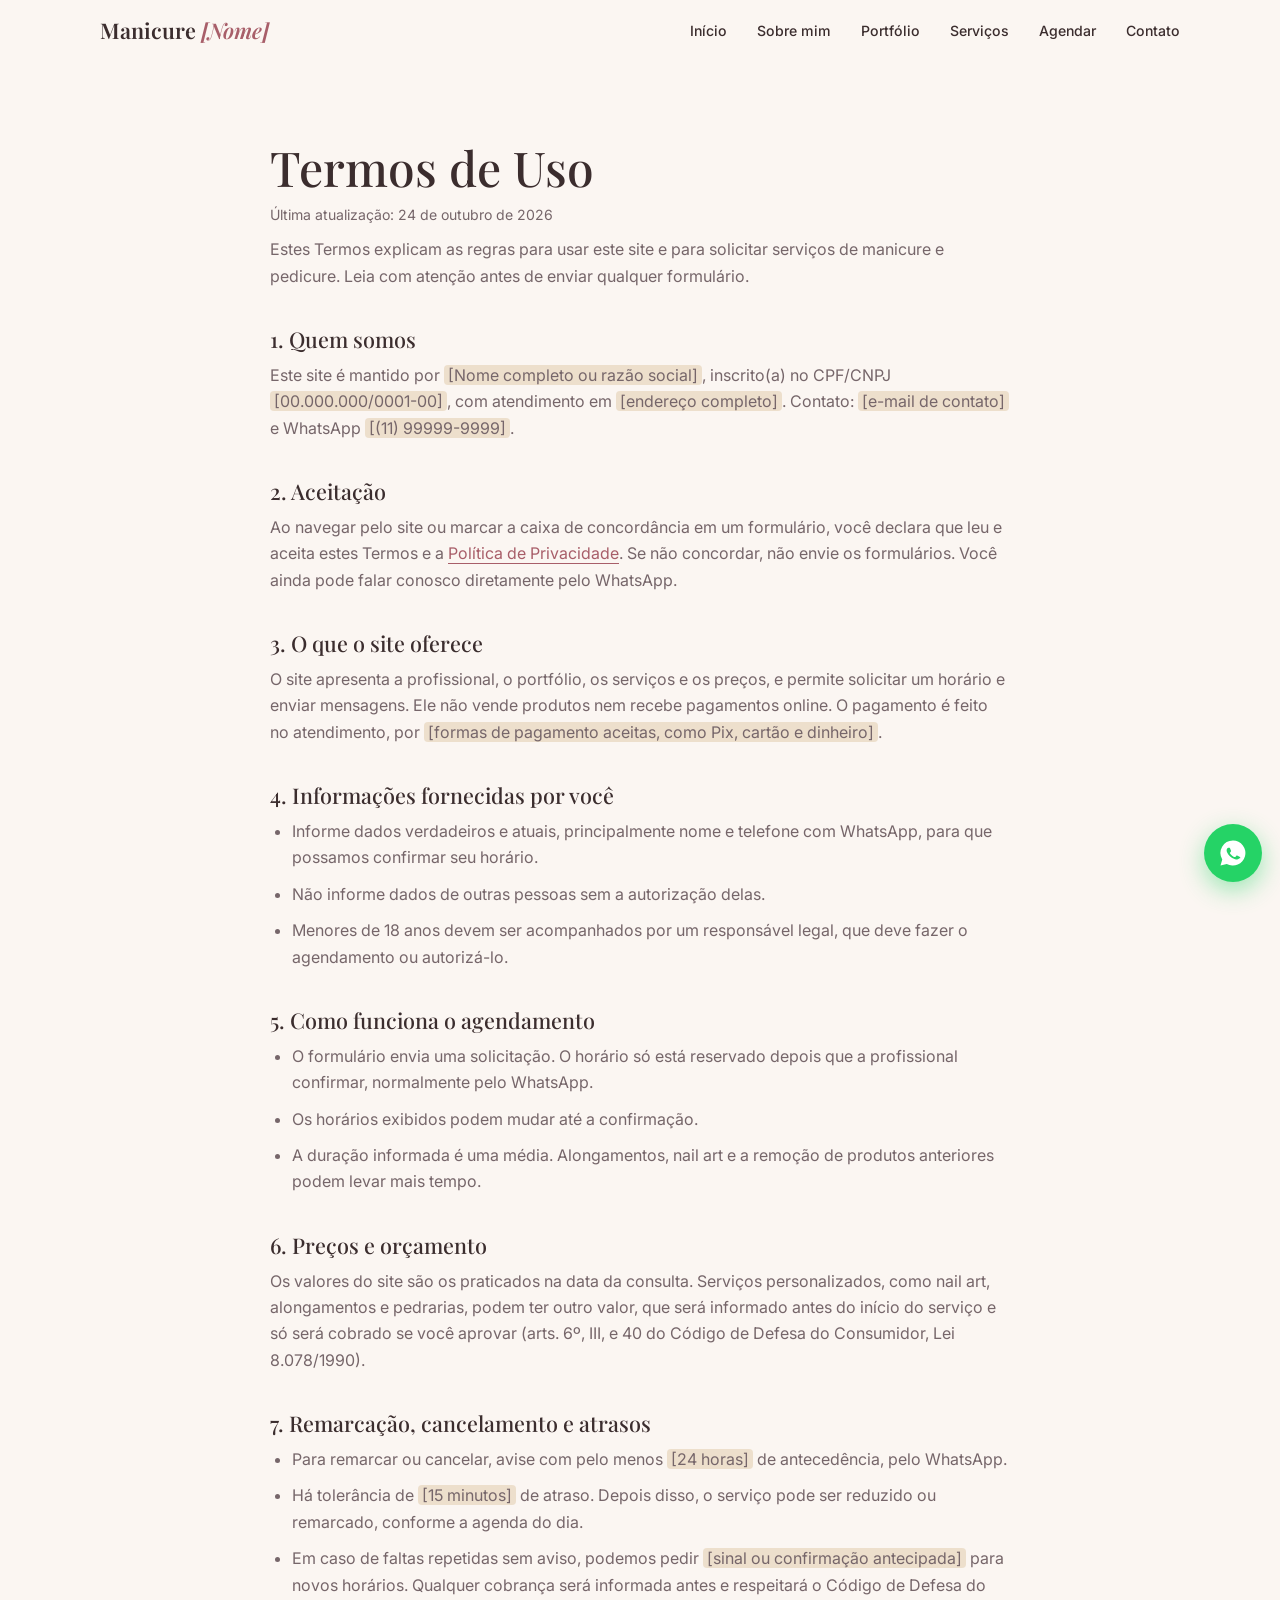
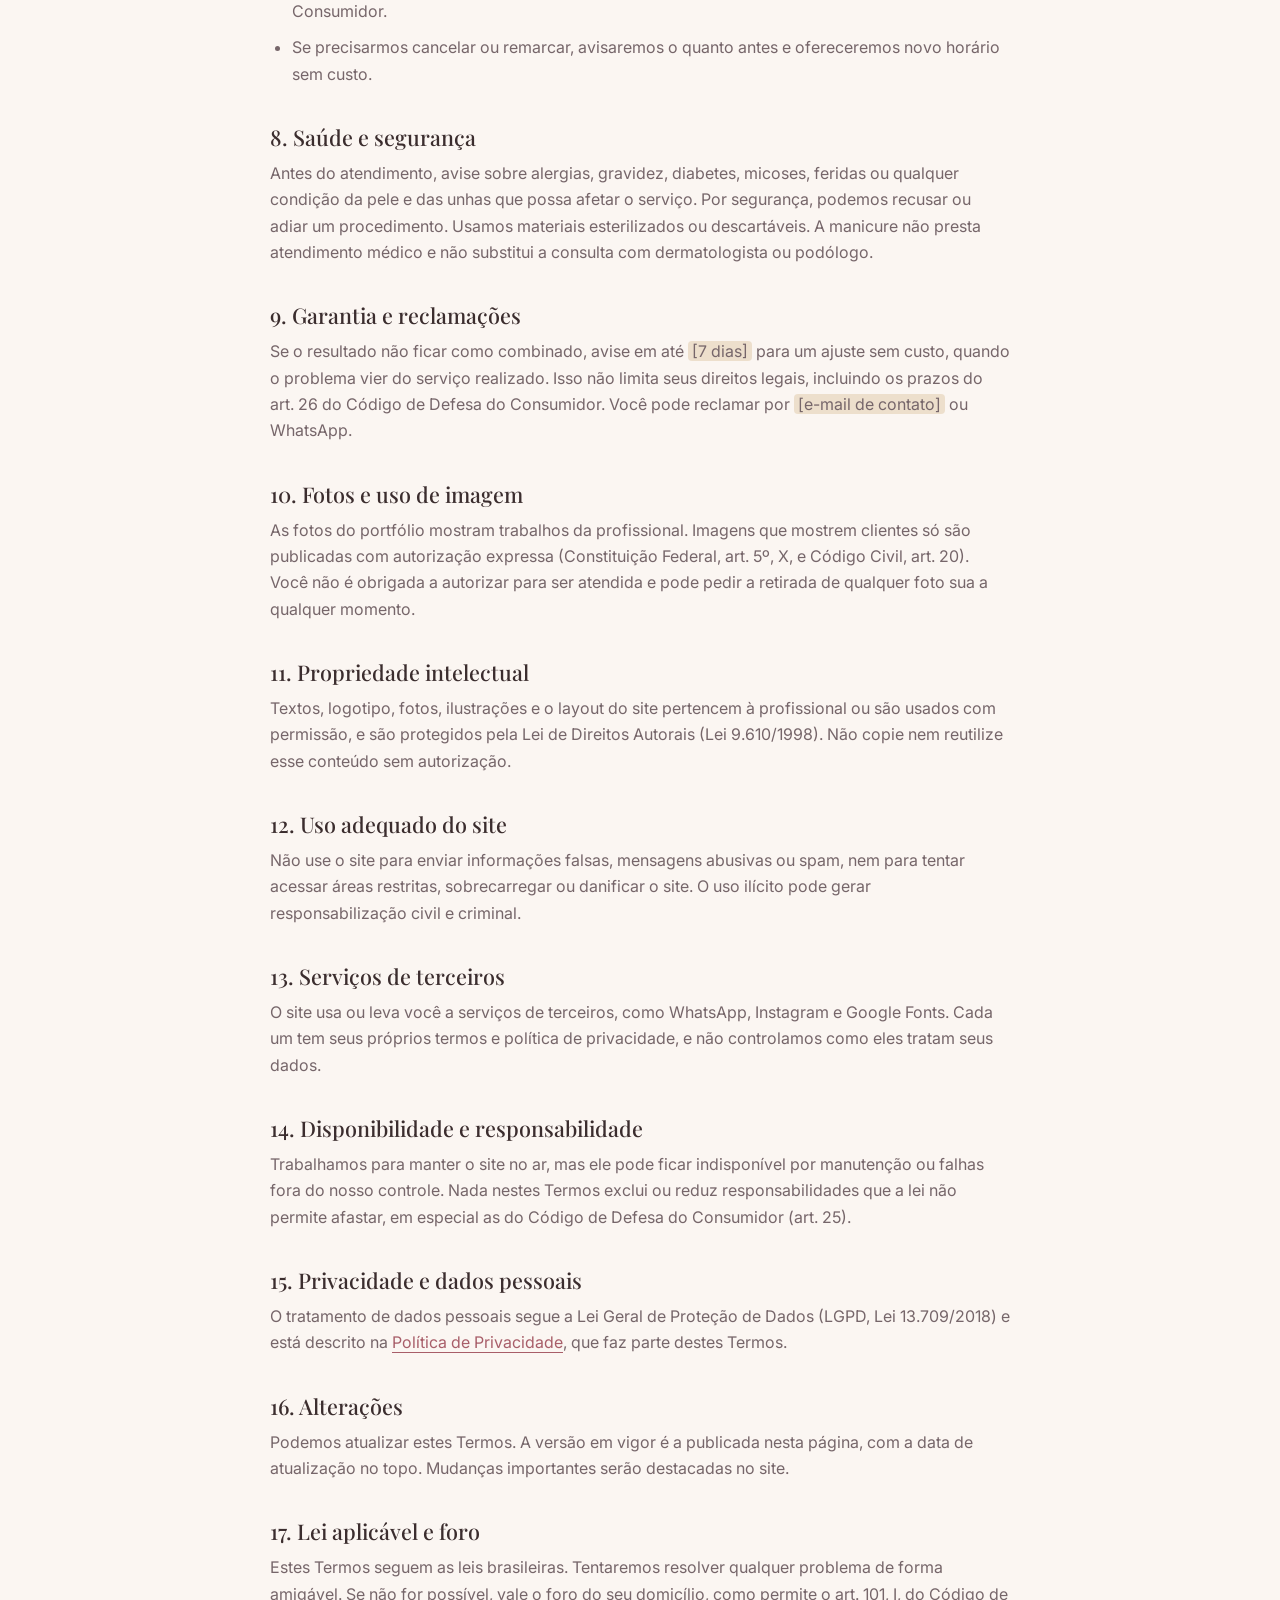
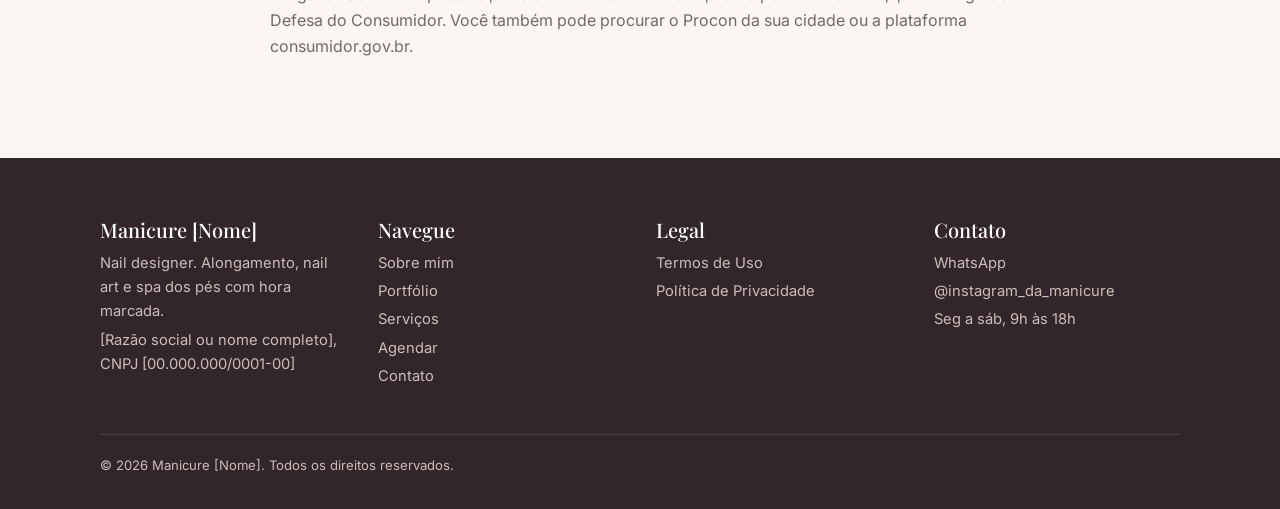
<file: termos.html>
<!DOCTYPE html>
<html lang="pt-BR">
<head>
<meta charset="utf-8">
<meta name="viewport" content="width=device-width, initial-scale=1, viewport-fit=cover">
<title>Termos de Uso | Manicure [Nome]</title>
<meta name="description" content="Regras de uso do site e da contratação de serviços de manicure.">
<link rel="preconnect" href="https://fonts.googleapis.com">
<link href="https://fonts.googleapis.com/css2?family=Inter:wght@400;500;600&family=Playfair+Display:ital,wght@0,500;0,600;1,500&display=swap" rel="stylesheet">
<link rel="stylesheet" href="style.css">
</head>
<body data-page="termos">
<!-- MODELO: preencha os campos entre colchetes (destacados em dourado) e peça a revisão de um advogado antes de publicar. -->
<main><section class="top"><div class="wrap legal">
<h1>Termos de Uso</h1>
<p class="up">Última atualização: 24 de outubro de 2026</p>
<p>Estes Termos explicam as regras para usar este site e para solicitar serviços de manicure e pedicure. Leia com atenção antes de enviar qualquer formulário.</p>
<h2>1. Quem somos</h2>
<p>Este site é mantido por <mark>[Nome completo ou razão social]</mark>, inscrito(a) no CPF/CNPJ <mark>[00.000.000/0001-00]</mark>, com atendimento em <mark>[endereço completo]</mark>. Contato: <mark>[e-mail de contato]</mark> e WhatsApp <mark>[(11) 99999-9999]</mark>.</p>
<h2>2. Aceitação</h2>
<p>Ao navegar pelo site ou marcar a caixa de concordância em um formulário, você declara que leu e aceita estes Termos e a <a href="privacidade.html">Política de Privacidade</a>. Se não concordar, não envie os formulários. Você ainda pode falar conosco diretamente pelo WhatsApp.</p>
<h2>3. O que o site oferece</h2>
<p>O site apresenta a profissional, o portfólio, os serviços e os preços, e permite solicitar um horário e enviar mensagens. Ele não vende produtos nem recebe pagamentos online. O pagamento é feito no atendimento, por <mark>[formas de pagamento aceitas, como Pix, cartão e dinheiro]</mark>.</p>
<h2>4. Informações fornecidas por você</h2>
<ul><li>Informe dados verdadeiros e atuais, principalmente nome e telefone com WhatsApp, para que possamos confirmar seu horário.</li><li>Não informe dados de outras pessoas sem a autorização delas.</li><li>Menores de 18 anos devem ser acompanhados por um responsável legal, que deve fazer o agendamento ou autorizá-lo.</li></ul>
<h2>5. Como funciona o agendamento</h2>
<ul><li>O formulário envia uma solicitação. O horário só está reservado depois que a profissional confirmar, normalmente pelo WhatsApp.</li><li>Os horários exibidos podem mudar até a confirmação.</li><li>A duração informada é uma média. Alongamentos, nail art e a remoção de produtos anteriores podem levar mais tempo.</li></ul>
<h2>6. Preços e orçamento</h2>
<p>Os valores do site são os praticados na data da consulta. Serviços personalizados, como nail art, alongamentos e pedrarias, podem ter outro valor, que será informado antes do início do serviço e só será cobrado se você aprovar (arts. 6º, III, e 40 do Código de Defesa do Consumidor, Lei 8.078/1990).</p>
<h2>7. Remarcação, cancelamento e atrasos</h2>
<ul><li>Para remarcar ou cancelar, avise com pelo menos <mark>[24 horas]</mark> de antecedência, pelo WhatsApp.</li><li>Há tolerância de <mark>[15 minutos]</mark> de atraso. Depois disso, o serviço pode ser reduzido ou remarcado, conforme a agenda do dia.</li><li>Em caso de faltas repetidas sem aviso, podemos pedir <mark>[sinal ou confirmação antecipada]</mark> para novos horários. Qualquer cobrança será informada antes e respeitará o Código de Defesa do Consumidor.</li><li>Se precisarmos cancelar ou remarcar, avisaremos o quanto antes e ofereceremos novo horário sem custo.</li></ul>
<h2>8. Saúde e segurança</h2>
<p>Antes do atendimento, avise sobre alergias, gravidez, diabetes, micoses, feridas ou qualquer condição da pele e das unhas que possa afetar o serviço. Por segurança, podemos recusar ou adiar um procedimento. Usamos materiais esterilizados ou descartáveis. A manicure não presta atendimento médico e não substitui a consulta com dermatologista ou podólogo.</p>
<h2>9. Garantia e reclamações</h2>
<p>Se o resultado não ficar como combinado, avise em até <mark>[7 dias]</mark> para um ajuste sem custo, quando o problema vier do serviço realizado. Isso não limita seus direitos legais, incluindo os prazos do art. 26 do Código de Defesa do Consumidor. Você pode reclamar por <mark>[e-mail de contato]</mark> ou WhatsApp.</p>
<h2>10. Fotos e uso de imagem</h2>
<p>As fotos do portfólio mostram trabalhos da profissional. Imagens que mostrem clientes só são publicadas com autorização expressa (Constituição Federal, art. 5º, X, e Código Civil, art. 20). Você não é obrigada a autorizar para ser atendida e pode pedir a retirada de qualquer foto sua a qualquer momento.</p>
<h2>11. Propriedade intelectual</h2>
<p>Textos, logotipo, fotos, ilustrações e o layout do site pertencem à profissional ou são usados com permissão, e são protegidos pela Lei de Direitos Autorais (Lei 9.610/1998). Não copie nem reutilize esse conteúdo sem autorização.</p>
<h2>12. Uso adequado do site</h2>
<p>Não use o site para enviar informações falsas, mensagens abusivas ou spam, nem para tentar acessar áreas restritas, sobrecarregar ou danificar o site. O uso ilícito pode gerar responsabilização civil e criminal.</p>
<h2>13. Serviços de terceiros</h2>
<p>O site usa ou leva você a serviços de terceiros, como WhatsApp, Instagram e Google Fonts. Cada um tem seus próprios termos e política de privacidade, e não controlamos como eles tratam seus dados.</p>
<h2>14. Disponibilidade e responsabilidade</h2>
<p>Trabalhamos para manter o site no ar, mas ele pode ficar indisponível por manutenção ou falhas fora do nosso controle. Nada nestes Termos exclui ou reduz responsabilidades que a lei não permite afastar, em especial as do Código de Defesa do Consumidor (art. 25).</p>
<h2>15. Privacidade e dados pessoais</h2>
<p>O tratamento de dados pessoais segue a Lei Geral de Proteção de Dados (LGPD, Lei 13.709/2018) e está descrito na <a href="privacidade.html">Política de Privacidade</a>, que faz parte destes Termos.</p>
<h2>16. Alterações</h2>
<p>Podemos atualizar estes Termos. A versão em vigor é a publicada nesta página, com a data de atualização no topo. Mudanças importantes serão destacadas no site.</p>
<h2>17. Lei aplicável e foro</h2>
<p>Estes Termos seguem as leis brasileiras. Tentaremos resolver qualquer problema de forma amigável. Se não for possível, vale o foro do seu domicílio, como permite o art. 101, I, do Código de Defesa do Consumidor. Você também pode procurar o Procon da sua cidade ou a plataforma consumidor.gov.br.</p>
</div></section></main>
<script src="app.js"></script>
</body>
</html>
</file>
<file: style.css>
/* Estilos compartilhados por todas as páginas */
/* ===== Tokens: nude, rosa queimado, dourado (claro e escuro) ===== */
:root{--bg:#fbf6f2;--bg2:#f1e4dc;--card:#fffdfb;--ink:#3b2d2e;--mu:#76666a;--rose:#a85e69;--btn:#9c4f5f;--btn2:#833f4e;--gold:#a8844a;--line:#e6d8cf;--sh:0 14px 40px rgba(110,70,70,.14);
--sf:Inter,system-ui,sans-serif;--se:'Playfair Display',Georgia,serif;color-scheme:light;
box-sizing:border-box;padding:env(safe-area-inset-top,0px) 0 env(safe-area-inset-bottom,0px)}
@media(prefers-color-scheme:dark){:root:not([data-theme="light"]){--bg:#1c1618;--bg2:#251d20;--card:#2b2225;--ink:#f4e9e6;--mu:#bba9a8;--rose:#d99aa6;--gold:#d3ad72;--line:#3d3135;--sh:0 14px 40px rgba(0,0,0,.45);color-scheme:dark}}
:root[data-theme="dark"]{--bg:#1c1618;--bg2:#251d20;--card:#2b2225;--ink:#f4e9e6;--mu:#bba9a8;--rose:#d99aa6;--gold:#d3ad72;--line:#3d3135;--sh:0 14px 40px rgba(0,0,0,.45);color-scheme:dark}

/* ===== Base ===== */
*,*::before,*::after{box-sizing:border-box;margin:0}
html{scroll-padding-top:calc(70px + env(safe-area-inset-top,0px));height:100%}
body{font:400 16px/1.65 var(--sf);color:var(--ink);background:var(--bg);overflow-x:hidden;-webkit-font-smoothing:antialiased}
body::before{content:"";position:fixed;inset:0 0 auto;height:env(safe-area-inset-top,0px);background:var(--bg);z-index:60}
h1,h2,h3{font-family:var(--se);font-weight:500;line-height:1.15}
h2{font-size:clamp(2rem,5vw,2.9rem)}h3{font-size:1.25rem}
a{color:inherit;text-decoration:none}
:focus-visible{outline:2px solid var(--gold);outline-offset:3px}
.wrap{max-width:1120px;margin:auto;padding:0 20px}
section{padding:88px 0}.alt{background:var(--bg2)}
.head{max-width:560px;margin-bottom:44px}.head p,.lead{color:var(--mu);margin-top:12px}
.btn{display:inline-block;padding:14px 30px;border-radius:99px;border:1px solid var(--btn);background:var(--btn);color:#fff;font:600 .9rem var(--sf);cursor:pointer;transition:.3s}
.btn:hover{background:var(--btn2);box-shadow:var(--sh)}.btn.o{background:none;color:var(--rose);border-color:var(--rose)}.btn.o:hover{background:var(--btn);color:#fff}
.lk{color:var(--rose);font-weight:500;border-bottom:1px solid currentColor}

/* ===== Header fixo: transparente, sólido ao rolar ===== */
.hd{position:fixed;inset:0 0 auto;z-index:50;padding:calc(16px + env(safe-area-inset-top,0px)) 0 16px;transition:.35s}
.hd.sc{background:color-mix(in srgb,var(--bg) 90%,transparent);backdrop-filter:blur(12px);box-shadow:0 1px 0 var(--line);padding-top:calc(9px + env(safe-area-inset-top,0px));padding-bottom:9px}
.hd .wrap{display:flex;align-items:center;justify-content:space-between}
.logo{font:600 1.35rem var(--se)}.logo i{color:var(--rose)}
nav ul{display:flex;gap:30px;list-style:none;padding:0}nav a{font-size:.88rem;font-weight:500}nav a:hover{color:var(--rose)}
.bur{display:none;background:none;border:1px solid var(--line);border-radius:99px;padding:7px 18px;color:var(--ink);font:500 .85rem var(--sf)}
@media(max-width:860px){.bur{display:block}nav{display:none;position:absolute;top:100%;left:0;right:0;background:var(--bg);padding:10px 20px 22px;box-shadow:var(--sh)}nav.open{display:block}nav ul{flex-direction:column;gap:16px}}

/* ===== Hero: o arco repete o formato da unha ===== */
.hero{min-height:100svh;display:flex;align-items:center;padding:120px 0 72px;background:radial-gradient(circle at 85% 25%,rgba(201,163,106,.25),transparent 45%),linear-gradient(180deg,var(--bg),var(--bg2))}
.hero .wrap{display:grid;gap:44px;align-items:center}
@media(min-width:900px){.hero .wrap{grid-template-columns:1.15fr .85fr}}
.hero h1{font-size:clamp(2.6rem,7vw,4.7rem);margin-bottom:20px}
.hero .lead{font-size:1.1rem;max-width:480px}
.cta{display:flex;flex-wrap:wrap;gap:14px;margin-top:30px}
.arch{aspect-ratio:4/5;width:100%;max-width:380px;margin:auto;border-radius:999px 999px 26px 26px;background:linear-gradient(165deg,#f6dfd6,#dca5aa 62%,#c9a36a);display:grid;place-items:center;box-shadow:var(--sh);overflow:hidden}
.arch svg{width:80%}.arch img{width:100%;height:100%;object-fit:cover}
.hero .wrap>*{animation:up .9s both}.hero .wrap>:nth-child(2){animation-delay:.25s}
@keyframes up{from{opacity:0;transform:translateY(20px)}}@keyframes fd{from{opacity:0}}

/* ===== Blocos gerais ===== */
.cols{display:grid;gap:34px;grid-template-columns:repeat(auto-fit,minmax(240px,1fr))}
.cols article{border-top:1px solid var(--gold);padding-top:20px}
.cols p{color:var(--mu);margin:8px 0}.cols .pr{color:var(--ink);font-weight:500}
.cols article>a{color:var(--rose);font-weight:500;border-bottom:1px solid currentColor}
.gal{display:grid;gap:16px;grid-template-columns:repeat(2,1fr)}@media(min-width:800px){.gal{grid-template-columns:repeat(4,1fr)}}
.tile{aspect-ratio:4/5;border:0;border-radius:999px 999px 16px 16px;position:relative;overflow:hidden;display:grid;place-items:center;cursor:zoom-in;padding:8px;animation:fd .5s both;transition:transform .35s}
.tile:hover{transform:translateY(-4px)}.tile svg{width:92%}
.tile span{position:absolute;inset:auto 0 0;padding:22px 10px 12px;text-align:center;font-size:.8rem;color:#fff;background:linear-gradient(transparent,rgba(60,30,36,.65));opacity:0;transition:.3s}
.tile:hover span,.tile:focus-visible span{opacity:1}@media(hover:none){.tile span{opacity:1}}
.more{margin-top:32px}
.split{display:grid;gap:48px;align-items:center}@media(min-width:900px){.split{grid-template-columns:.8fr 1.2fr}}
.chips{display:flex;flex-wrap:wrap;gap:10px;margin:22px 0 34px}.chips span{border:1px solid var(--gold);color:var(--ink);border-radius:99px;padding:6px 16px;font-size:.88rem}
.flt{display:flex;flex-wrap:wrap;gap:10px;margin-bottom:30px}
.flt button{padding:9px 20px;border-radius:99px;border:1px solid var(--line);background:var(--card);color:var(--ink);font:500 .85rem var(--sf);cursor:pointer}
.flt .on{background:var(--btn);border-color:var(--btn);color:#fff}

/* ===== Serviços: cardápio com pontilhado ===== */
.menu{max-width:760px}.mi{padding:18px 0;border-bottom:1px solid var(--line)}
.mr{display:flex;align-items:flex-end;gap:12px}.mr i{flex:1;border-bottom:1px dotted var(--mu);margin-bottom:6px}
.mr b{font:500 1.3rem var(--se);color:var(--gold)}.mi p{color:var(--mu);font-size:.92rem}
.pk{margin-top:56px}.pk h2{margin-bottom:26px}.pk article{background:var(--card);border:1px solid var(--gold);border-radius:20px;padding:26px;border-top:1px solid var(--gold)}
.pk s{color:var(--mu)}.pk b{font:500 1.4rem var(--se);color:var(--gold)}

/* ===== Agendamento ===== */
.bk{display:grid;gap:34px;background:var(--card);border:1px solid var(--line);border-radius:26px;padding:clamp(20px,4vw,42px);box-shadow:var(--sh)}
@media(min-width:900px){.bk{grid-template-columns:1fr 1fr}}
label{display:block;font-size:.85rem;font-weight:600;margin:4px 0 6px}
input,select,textarea{width:100%;padding:13px 15px;border:1px solid var(--line);border-radius:12px;background:var(--bg);color:var(--ink);font:inherit;margin-bottom:16px}
.ch{display:flex;align-items:center;justify-content:space-between;margin-bottom:8px}.ch b{font:500 1.15rem var(--se)}
.ch button{width:38px;height:38px;border-radius:50%;border:1px solid var(--line);background:none;color:var(--ink);font-size:1.2rem;cursor:pointer}.ch button:disabled{opacity:.3}
.cg{display:grid;grid-template-columns:repeat(7,1fr);gap:4px;text-align:center}.cg b{font-size:.72rem;color:var(--mu);font-weight:500}
.d{aspect-ratio:1;border:0;border-radius:50%;background:none;color:var(--ink);font:500 .9rem var(--sf);cursor:pointer}
.d:hover:not(:disabled){background:var(--bg2)}.d:disabled{opacity:.25;cursor:not-allowed}.d.td{box-shadow:inset 0 0 0 1px var(--gold)}.d.on{background:var(--btn);color:#fff}
.times{display:flex;flex-wrap:wrap;gap:8px;margin-bottom:22px;min-height:44px}.mu{color:var(--mu);font-size:.9rem}
.times button{padding:9px 16px;border-radius:99px;border:1px solid var(--line);background:none;color:var(--ink);font:500 .88rem var(--sf);cursor:pointer}
.times button:disabled{text-decoration:line-through;opacity:.4;cursor:not-allowed}.times .on{background:var(--btn);border-color:var(--btn);color:#fff}
.er{color:#b3394a;font-size:.88rem;min-height:1.4em;margin-bottom:8px}
.ok{background:var(--bg2);border-radius:18px;padding:26px}.ok p{margin:10px 0 20px}.ok .btn{margin:0 8px 8px 0}

/* ===== Contato e rodapé ===== */
.ct{display:grid;gap:48px}@media(min-width:900px){.ct{grid-template-columns:1fr 1fr}}
dl{margin-top:28px}dt{font-size:.82rem;color:var(--mu);margin-top:16px}dd{font:500 1.05rem var(--se)}
footer{background:#33262a;color:#e9ddd9;padding:60px 0 28px}footer .wrap{display:grid;gap:32px;grid-template-columns:repeat(auto-fit,minmax(200px,1fr))}
footer h3{color:#fff;margin-bottom:10px}footer p,footer a{color:#cdbdb9;font-size:.92rem;display:block;margin:4px 0}footer a:hover{color:#e3c58d}
footer .cp{grid-column:1/-1;border-top:1px solid #4d3d41;padding-top:20px;margin-top:10px;font-size:.82rem}
.wa{position:fixed;right:18px;bottom:calc(18px + env(safe-area-inset-bottom,0px));width:58px;height:58px;border-radius:50%;background:#25d366;display:grid;place-items:center;z-index:55;box-shadow:0 8px 24px rgba(37,211,102,.45);animation:pl 2.6s infinite}
.wa svg{width:30px;fill:#fff}@keyframes pl{50%{box-shadow:0 8px 24px rgba(37,211,102,.45),0 0 0 12px rgba(37,211,102,0)}}

/* ===== Lightbox ===== */
.lb{display:none;position:fixed;inset:0;z-index:80;background:rgba(40,24,28,.88);place-items:center;grid-template-columns:auto 1fr auto;gap:8px;padding:20px;text-align:center;color:#fff}.lb.on{display:grid}
.lv{width:min(70vw,360px);aspect-ratio:4/5;border-radius:999px 999px 20px 20px;display:grid;place-items:center;margin:auto auto 14px}.lv svg{width:90%}
.pn,.x{background:none;border:0;color:#fff;font-size:2.4rem;cursor:pointer;padding:8px}.x{position:absolute;top:calc(10px + env(safe-area-inset-top,0px));right:14px}
@media(prefers-reduced-motion:reduce){*{animation:none!important;transition:none!important}}

/* ===== Páginas internas ===== */
section.top{padding-top:140px}
nav a[aria-current]{color:var(--rose);border-bottom:1px solid var(--gold)}
.cta-b{background:linear-gradient(135deg,#a85e69,#7f4350);color:#fff;text-align:center;padding:72px 0}
.cta-b h2{margin-bottom:26px}.cta-b .btn{background:#fff;color:#7f4350;border-color:#fff}
.full{grid-column:1/-1}

/* ===== Menu horizontal de serviços com fotos ===== */
.sh{display:flex;align-items:center;justify-content:space-between}
.sa{display:flex;gap:8px}.sa button{width:38px;height:38px;border-radius:50%;border:1px solid var(--line);background:none;color:var(--ink);font-size:1.2rem;cursor:pointer}
.sm{position:relative;display:flex;gap:14px;overflow-x:auto;scroll-snap-type:x mandatory;padding:8px 2px 16px;scrollbar-width:thin}
.svc{position:relative;flex:0 0 160px;scroll-snap-align:start;border:1px solid var(--line);border-radius:20px;background:var(--bg);padding:8px 8px 14px;text-align:left;color:var(--ink);font:inherit;cursor:pointer;transition:.3s}
.svc:hover{border-color:var(--gold)}
.svc .ph{display:grid;place-items:center;aspect-ratio:1;border-radius:999px 999px 12px 12px;overflow:hidden;margin-bottom:10px}
.svc .ph svg{width:90%}.svc .ph img{width:100%;height:100%;object-fit:cover}
.svc b{display:block;font:500 .98rem/1.25 var(--se);padding:0 6px}.svc small{display:block;padding:2px 6px 0;color:var(--mu);font-size:.8rem}
.svc[aria-pressed="true"]{border-color:var(--btn);box-shadow:0 0 0 2px var(--btn)}
.svc[aria-pressed="true"]::after{content:"\2713";position:absolute;top:14px;right:14px;width:26px;height:26px;border-radius:50%;background:var(--btn);color:#fff;display:grid;place-items:center;font-size:.85rem}

/* ===== Páginas legais e consentimento ===== */
.legal{max-width:780px}.legal h1{font-size:clamp(2rem,5vw,3rem);margin-bottom:8px}
.legal h2{font-size:1.35rem;margin:38px 0 10px}.legal p,.legal li{color:var(--mu);margin-bottom:10px}.legal ul{padding-left:22px;margin-bottom:10px}
.legal a{color:var(--rose);border-bottom:1px solid currentColor}.legal .up{font-size:.88rem}
mark{background:rgba(201,163,106,.28);color:inherit;border-radius:4px;padding:0 4px}
.tw{overflow-x:auto;margin:14px 0 20px}table{border-collapse:collapse;width:100%;min-width:620px;font-size:.88rem}
th,td{border-bottom:1px solid var(--line);padding:10px 12px;text-align:left;vertical-align:top;color:var(--mu)}th{color:var(--ink);font-weight:600}
.chk{display:flex;align-items:flex-start;gap:10px;font-weight:400;font-size:.86rem;margin:0 0 14px;color:var(--mu)}
.chk input{width:auto;margin:4px 0 0;flex:none}.chk a{color:var(--rose);border-bottom:1px solid currentColor}
.hint{font-size:.82rem;color:var(--mu);margin:-8px 0 14px}

/* ===== Correção de responsividade: itens de grade podem encolher (evita rolagem lateral no celular) ===== */
.bk>*,.split>*,.ct>*,.hero .wrap>*{min-width:0}
@media(min-width:700px){.bk{grid-template-columns:1fr 1fr}}
</file>
